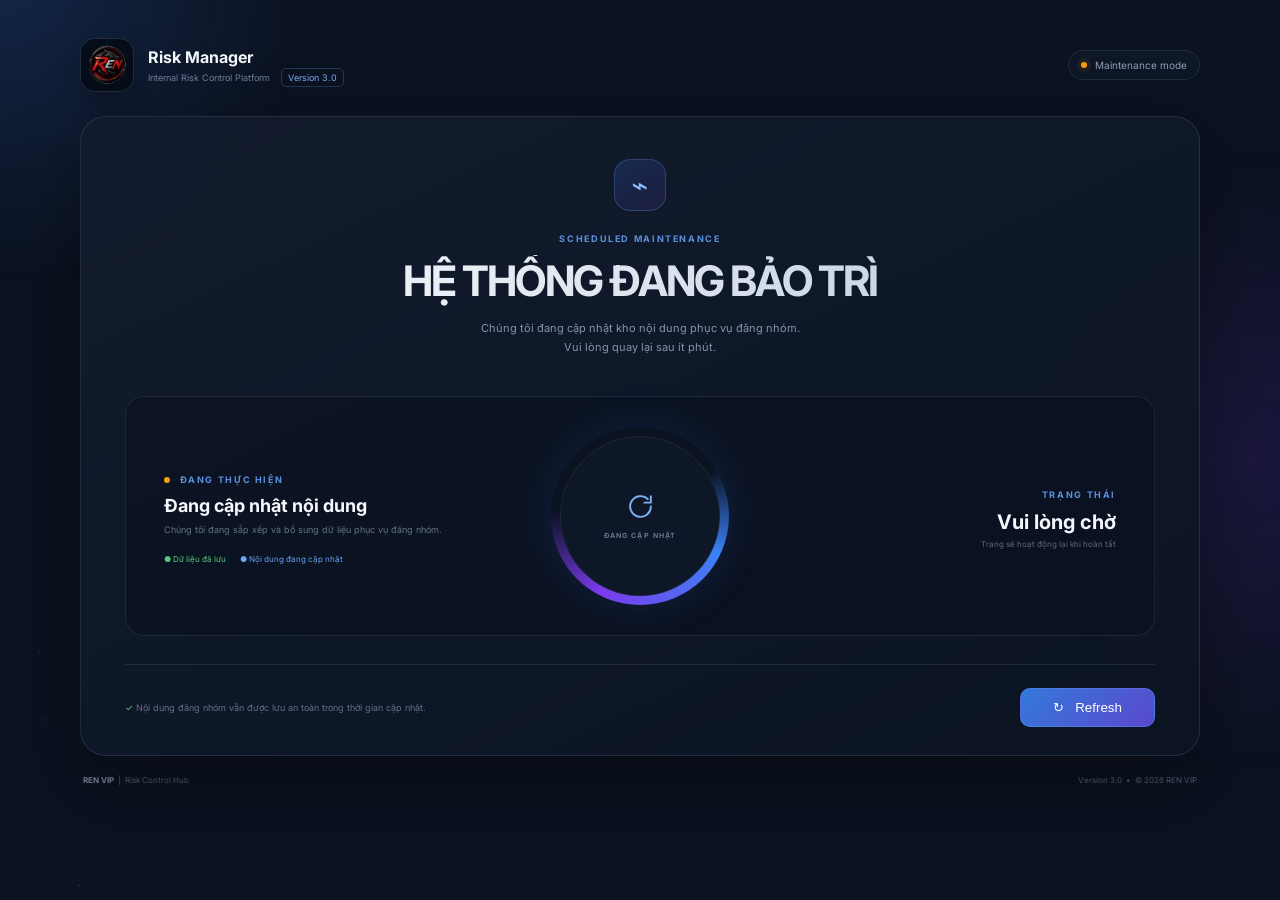
<file: index.html>
<!doctype html>
<html lang="vi">
<head>
  <meta charset="utf-8">
  <meta name="viewport" content="width=device-width, initial-scale=1">
  <meta name="theme-color" content="#0b1220">
  <title>Bảo trì | REN Risk Manager</title>
  <link rel="preconnect" href="https://fonts.googleapis.com">
  <link rel="preconnect" href="https://fonts.gstatic.com" crossorigin>
  <link href="https://fonts.googleapis.com/css2?family=Inter:wght@400;500;600;700&display=swap" rel="stylesheet">
  <link rel="stylesheet" href="style.css">
</head>
<body>
  <canvas id="particles" aria-hidden="true"></canvas>
  <div class="glow glow-left" aria-hidden="true"></div>
  <div class="glow glow-right" aria-hidden="true"></div>

  <div class="app-shell">
    <header class="app-header">
      <div class="brand">
        <div class="brand-logo"><img src="ren-logo.png" alt="REN VIP"></div>
        <div>
          <strong>Risk Manager</strong>
          <p>Internal Risk Control Platform <span>Version 3.0</span></p>
        </div>
      </div>
      <div class="mode"><i></i> Maintenance mode</div>
    </header>

    <main class="maintenance-card">
      <section class="hero">
        <div class="tool-icon">⌁</div>
        <span>SCHEDULED MAINTENANCE</span>
        <h1>HỆ THỐNG ĐANG BẢO TRÌ</h1>
        <p>Chúng tôi đang cập nhật kho nội dung phục vụ đăng nhóm.<br>Vui lòng quay lại sau ít phút.</p>
      </section>

      <section class="status-card">
        <div class="status-copy">
          <span class="label"><i></i> ĐANG THỰC HIỆN</span>
          <h2>Đang cập nhật nội dung</h2>
          <p>Chúng tôi đang sắp xếp và bổ sung dữ liệu phục vụ đăng nhóm.</p>
          <div class="checks"><span>● Dữ liệu đã lưu</span><span>● Nội dung đang cập nhật</span></div>
        </div>

        <div class="spinner" aria-label="Đang cập nhật">
          <div class="spinner-core">
            <svg viewBox="0 0 24 24"><path d="M20 12a8 8 0 1 1-2.34-5.66"/><path d="M20 4v5h-5"/></svg>
            <span>ĐANG CẬP NHẬT</span>
          </div>
        </div>

        <div class="waiting">
          <span>TRẠNG THÁI</span>
          <strong>Vui lòng chờ</strong>
          <small>Trang sẽ hoạt động lại khi hoàn tất</small>
        </div>
      </section>

      <footer class="card-footer">
        <p><span>✓</span> Nội dung đăng nhóm vẫn được lưu an toàn trong thời gian cập nhật.</p>
        <button type="button" id="refresh-button">↻&nbsp;&nbsp; Refresh</button>
      </footer>
    </main>

    <footer class="page-footer">
      <p><strong>REN VIP</strong> &nbsp;|&nbsp; Risk Control Hub</p>
      <p>Version 3.0 &nbsp;•&nbsp; © 2026 REN VIP</p>
    </footer>
  </div>
  <script src="script.js"></script>
</body>
</html>
</file>
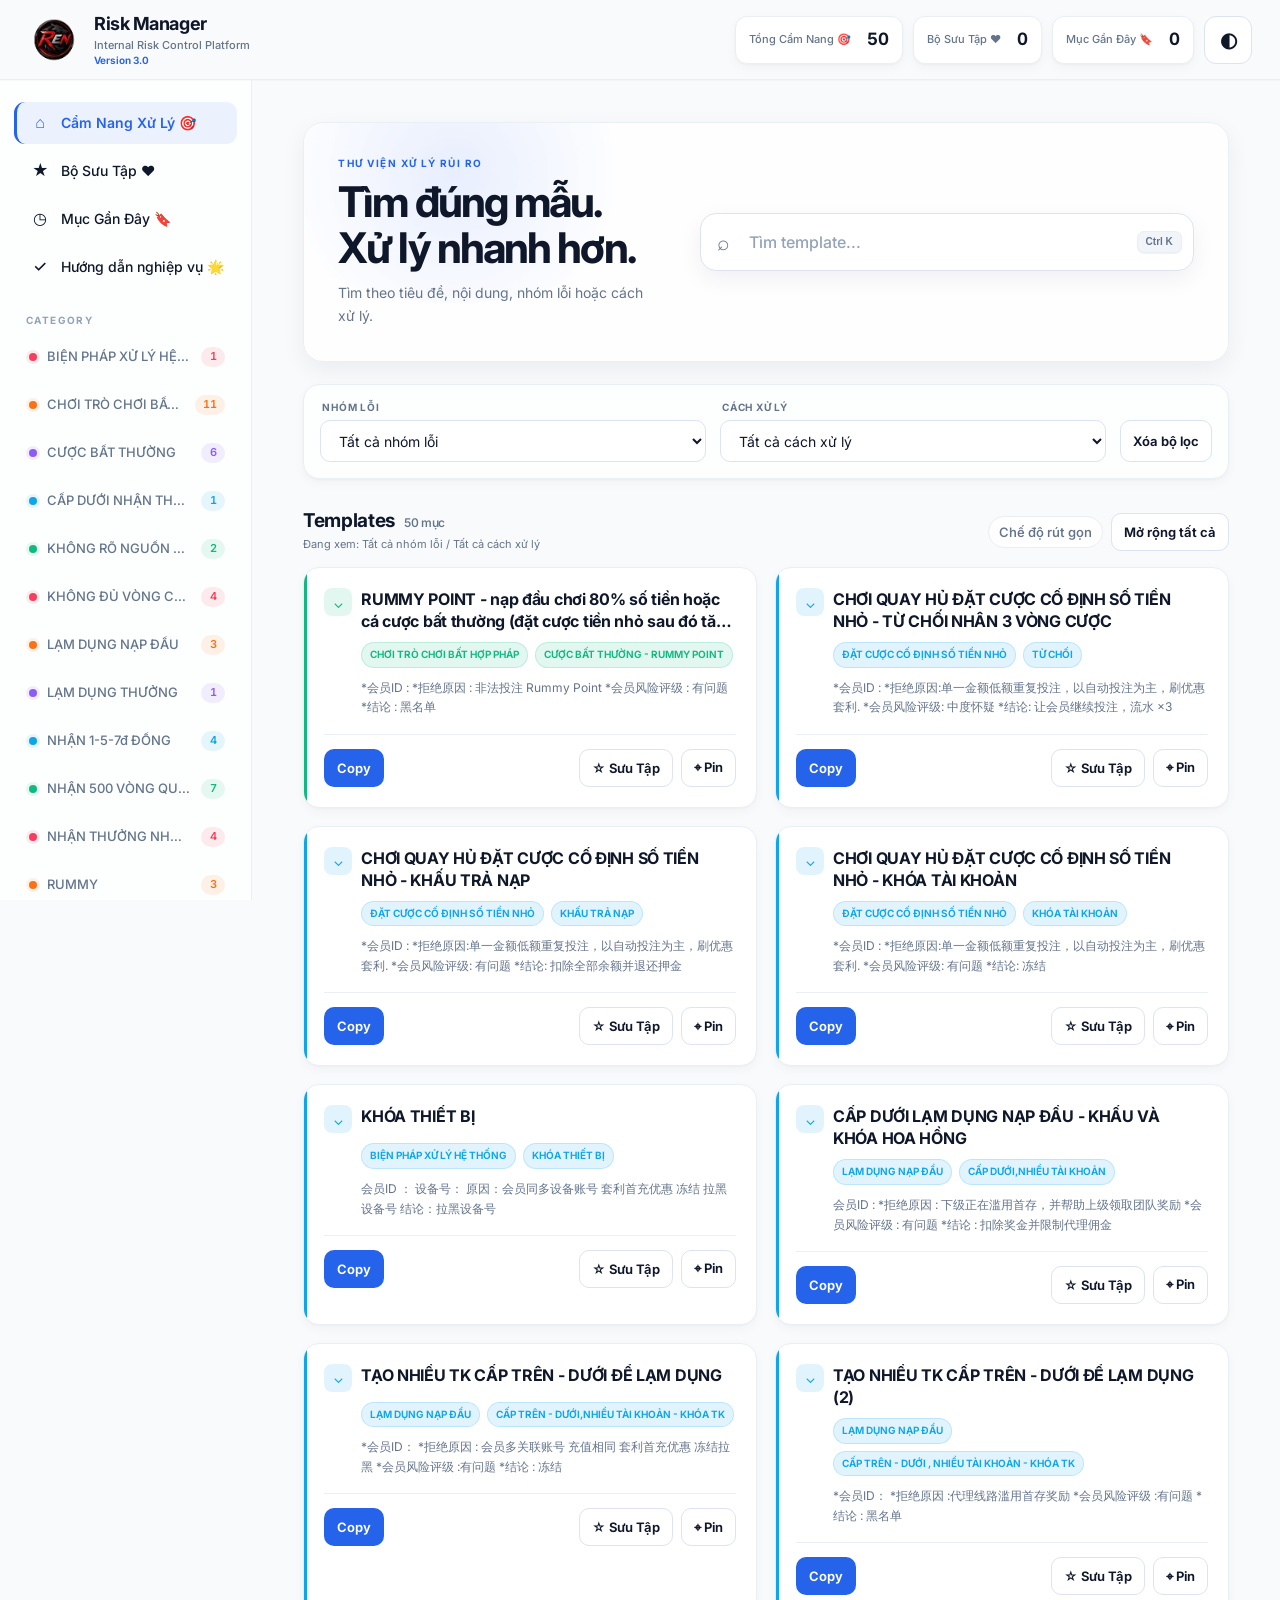
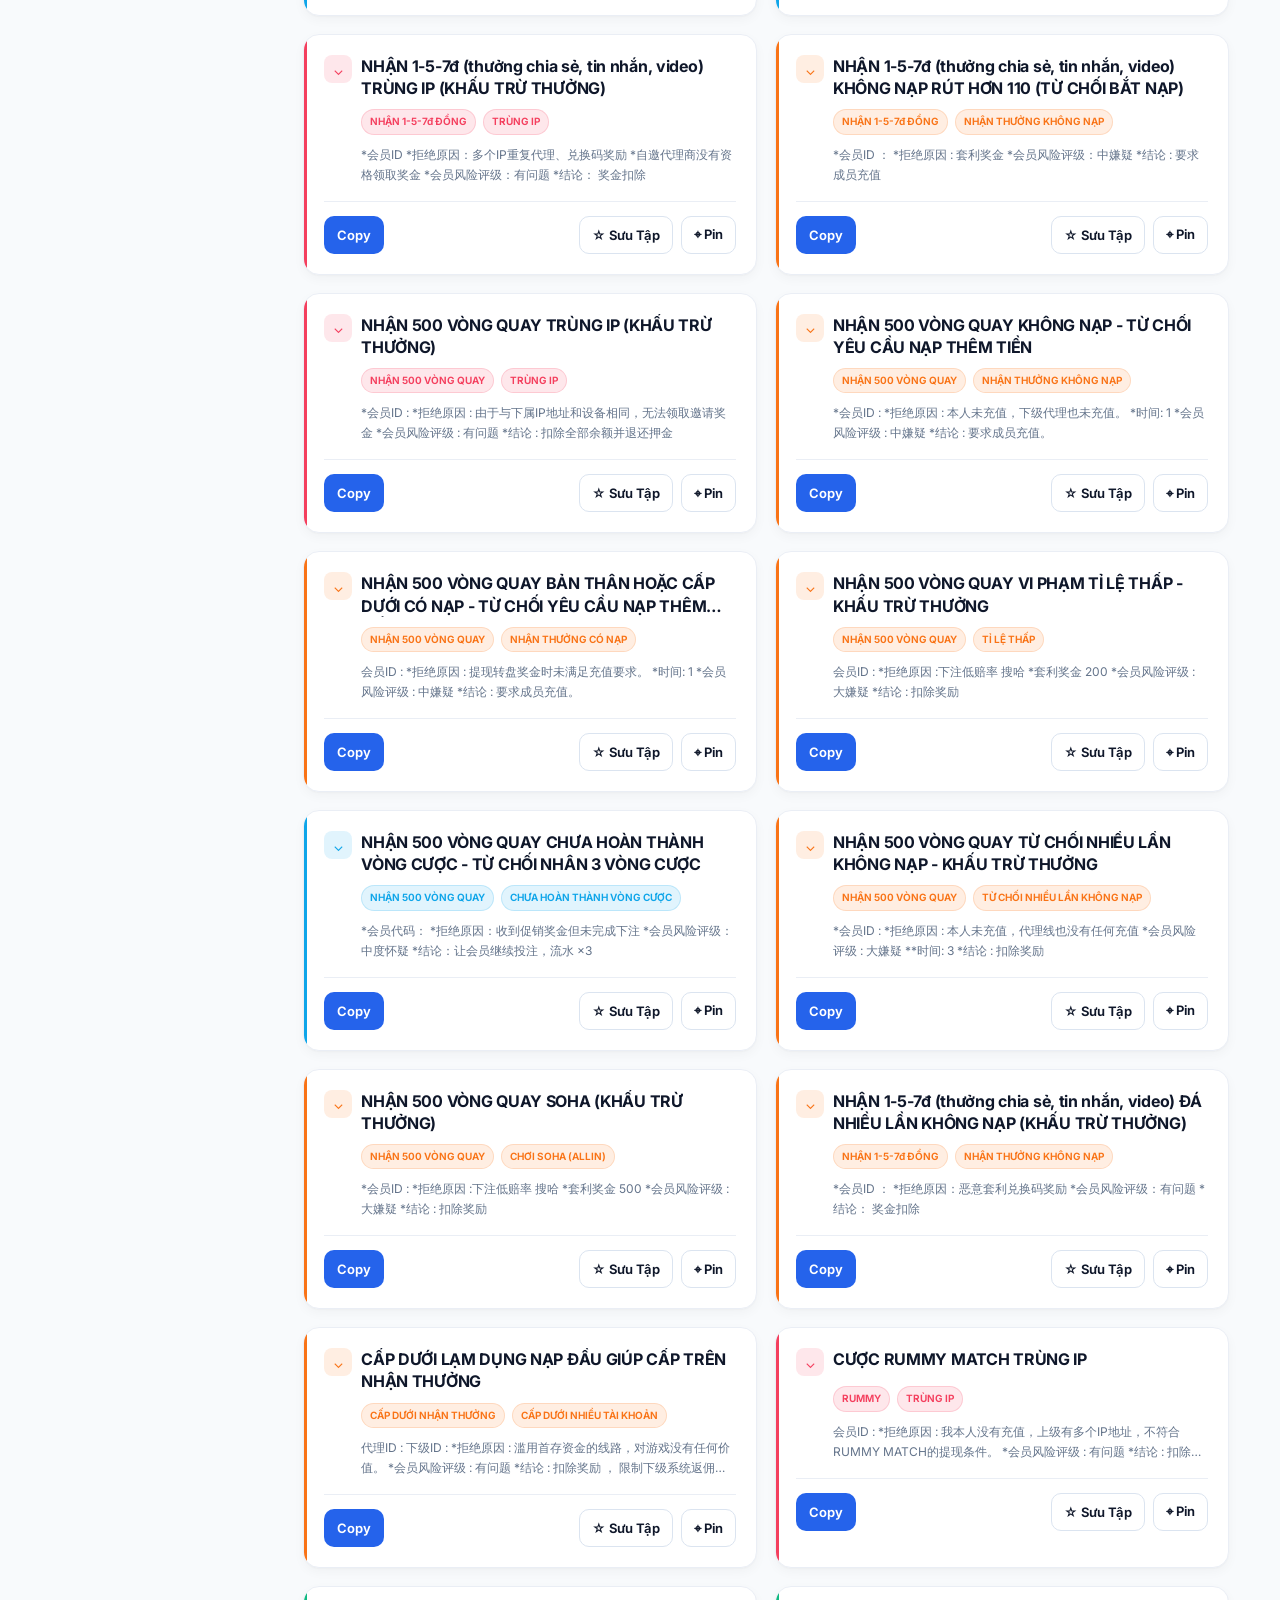
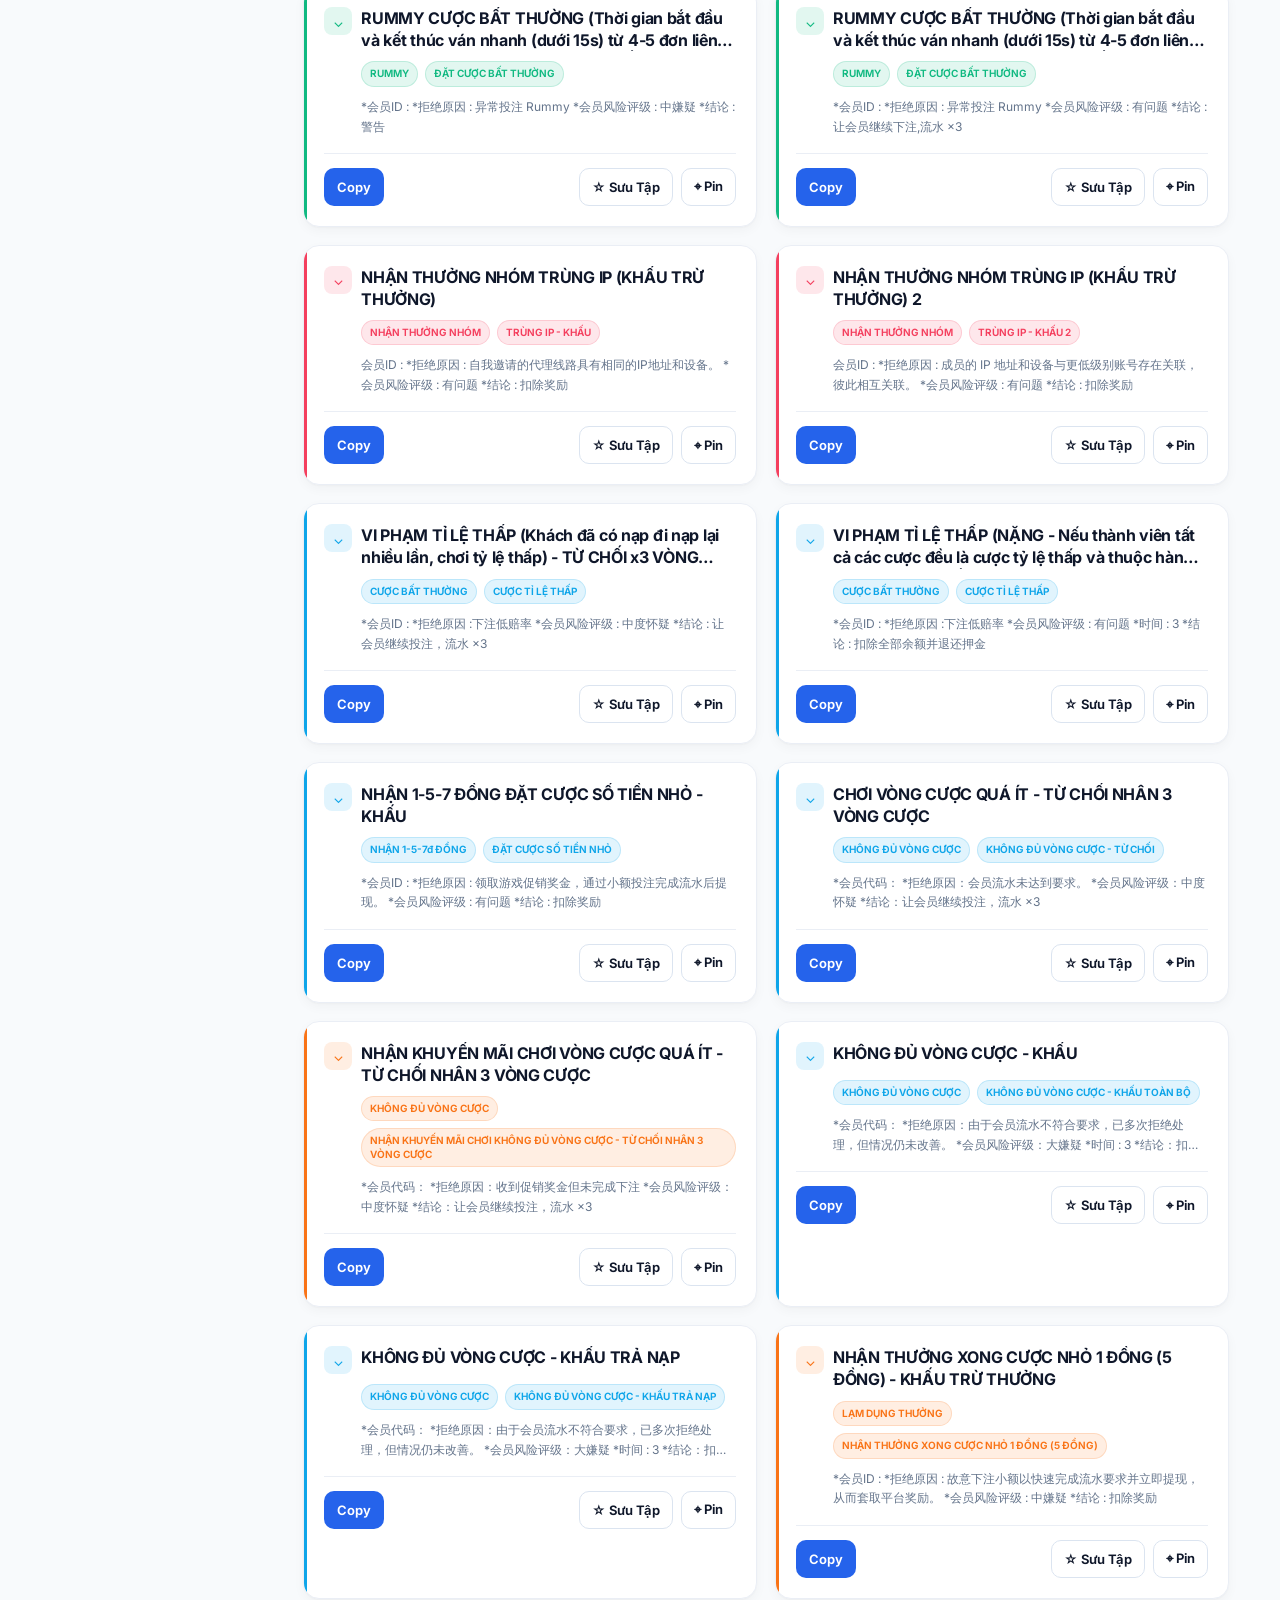
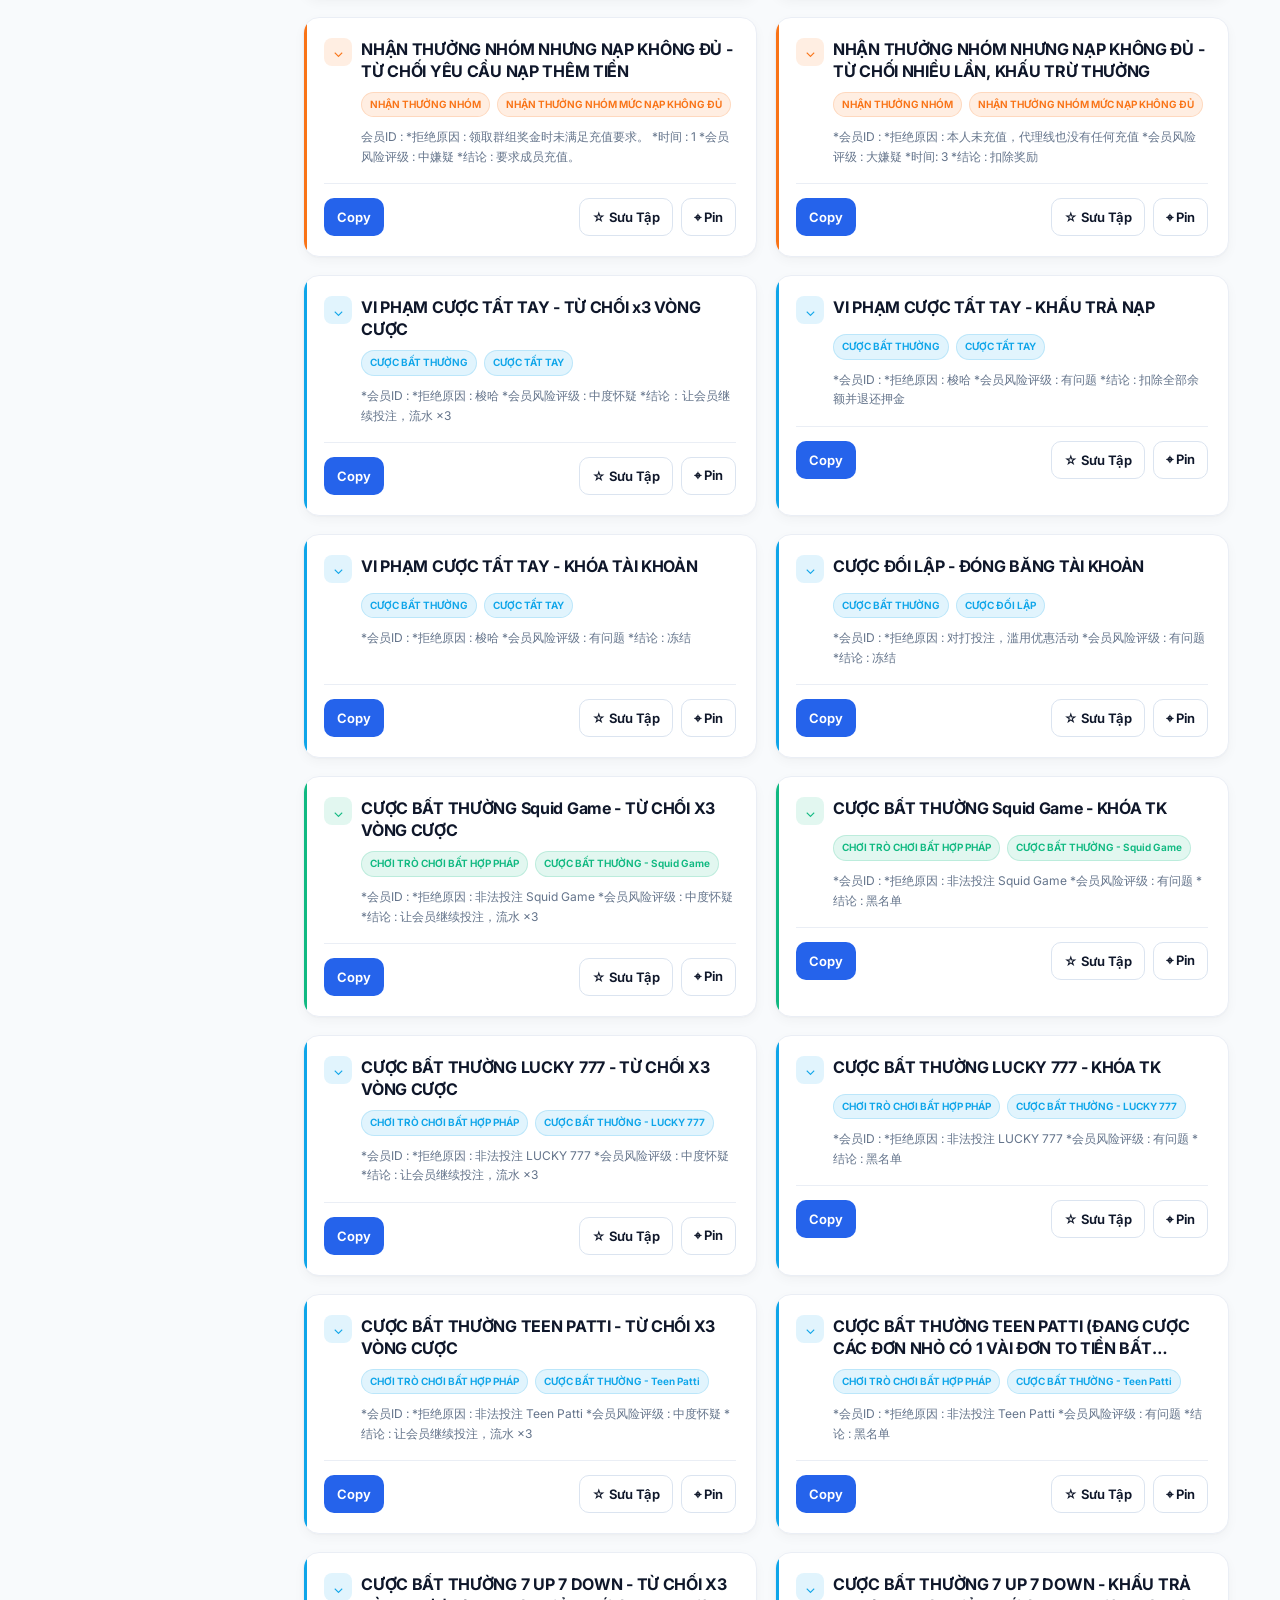
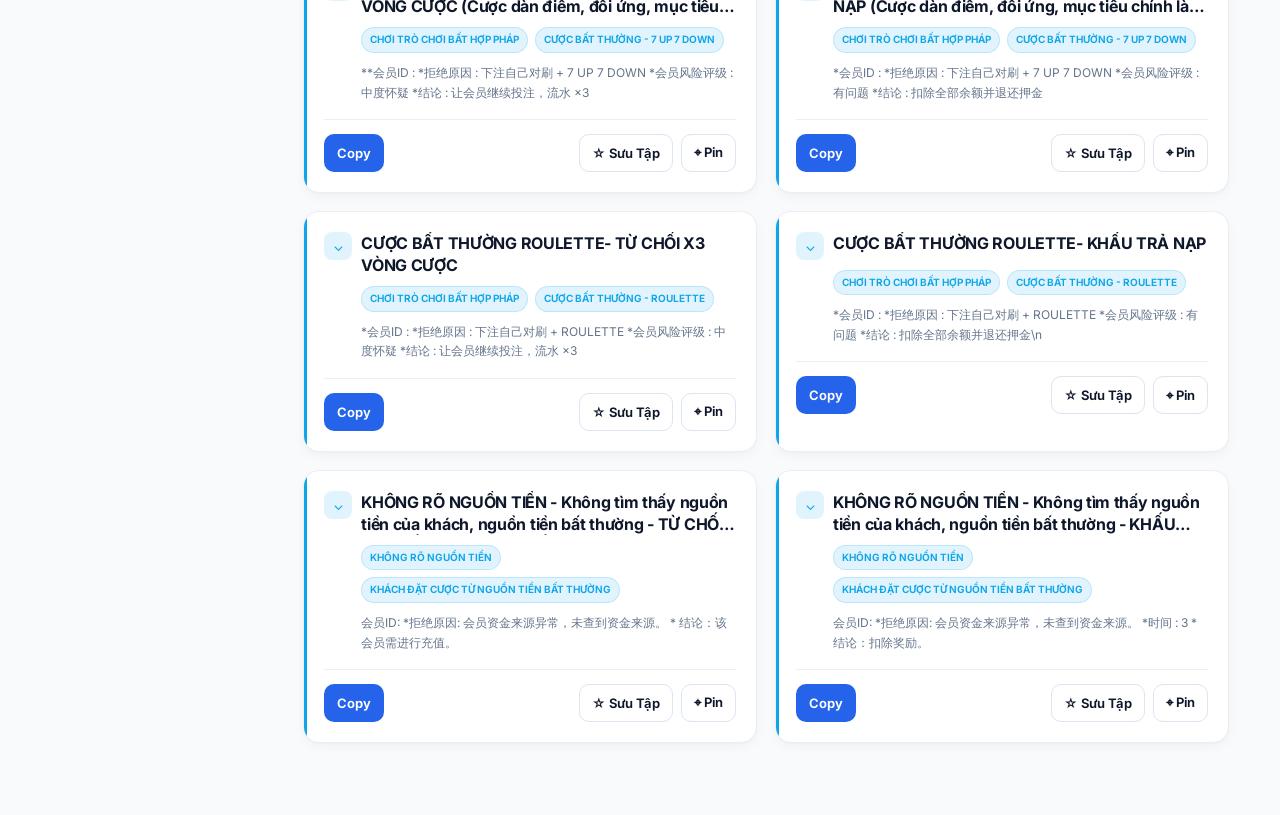
<file: dashboard.html>
<!doctype html>
<html lang="vi" data-theme="light">
<head>
  <meta charset="utf-8" />
  <meta name="viewport" content="width=device-width,initial-scale=1" />
  <title>Quản lý Rủi ro — Risk Manager</title>
  <link href="https://fonts.googleapis.com/css?family=Inter:400,500,600,700&display=swap" rel="stylesheet">
  <style>
    :root {
      --bg: #f4f6f8;
      --bg-soft: #ffffff;
      --panel: rgba(255, 255, 255, 0.92);
      --panel-2: rgba(255, 247, 237, 0.98);
      --text: #17202a;
      --muted: #667085;
      --border: #e5d7c6;
      --border-2: #d8c2a8;
      --accent: #b45309;
      --accent-2: #9a3412;
      --accent-soft: rgba(245, 158, 11, 0.09);
      --card-bg: #fff7ed;
      --block-bg: #ffedd5;
      --shadow: 0 10px 28px rgba(16, 24, 40, 0.08);
      --shadow-strong: 0 14px 36px rgba(16, 24, 40, 0.12);
      --maxw: 1220px;
    }

    [data-theme="dark"] {
      --bg: #111318;
      --bg-soft: #171b22;
      --panel: rgba(20, 24, 31, 0.92);
      --panel-2: rgba(27, 31, 39, 0.98);
      --text: #e8ecf2;
      --muted: #aab2bf;
      --border: #2a3340;
      --border-2: #384354;
      --accent: #f59e0b;
      --accent-2: #f97316;
      --accent-soft: rgba(245, 158, 11, 0.11);
      --card-bg: #1b2028;
      --block-bg: #202734;
      --shadow: 0 10px 28px rgba(0, 0, 0, 0.30);
      --shadow-strong: 0 14px 36px rgba(0, 0, 0, 0.40);
    }

    * { box-sizing: border-box; }
    html, body { min-height: 100%; }

    body {
      margin: 0;
      padding: 24px;
      display: flex;
      justify-content: center;
      font-family: Inter, Arial, Helvetica, sans-serif;
      color: var(--text);
      background:
        radial-gradient(circle at top left, var(--accent-soft), transparent 32%),
        linear-gradient(180deg, var(--bg), var(--bg));
      transition: background 0.25s ease, color 0.25s ease;
      overflow-x: hidden;
    }

    .wrap {
      position: relative;
      width: 100%;
      max-width: var(--maxw);
      background: var(--panel);
      border: 1px solid var(--border);
      border-radius: 22px;
      padding: 22px;
      box-shadow: var(--shadow);
      backdrop-filter: blur(8px);
      transition: background 0.25s ease, border-color 0.25s ease, box-shadow 0.25s ease;
      animation: fadeUp 0.35s ease both;
    }

    .wrap::before {
      content: '';
      position: absolute;
      inset: 0;
      border-radius: 22px;
      padding: 1px;
      background: linear-gradient(135deg, transparent, rgba(245, 158, 11, 0.14), transparent 70%);
      -webkit-mask: linear-gradient(#fff 0 0) content-box, linear-gradient(#fff 0 0);
      -webkit-mask-composite: xor;
      mask-composite: exclude;
      pointer-events: none;
      opacity: 0.9;
    }

    .topbar {
      display: flex;
      justify-content: space-between;
      gap: 16px;
      align-items: flex-start;
      flex-wrap: wrap;
      margin-bottom: 14px;
    }

    h1 {
      margin: 0 0 8px;
      font-size: clamp(26px, 3vw, 34px);
      letter-spacing: -0.2px;
      color: var(--accent);
      transition: color 0.25s ease;
    }

    .lead {
      margin: 0;
      color: var(--muted);
      line-height: 1.55;
      max-width: 860px;
    }

    .controls-top {
      display: flex;
      gap: 10px;
      flex-wrap: wrap;
      justify-content: flex-end;
      align-items: center;
    }

    .theme-toggle,
    .tab-btn,
    .global-btn {
      border: 1px solid var(--border-2);
      background: var(--panel-2);
      color: var(--text);
      padding: 10px 14px;
      border-radius: 12px;
      cursor: pointer;
      transition: transform 0.18s ease, box-shadow 0.18s ease, border-color 0.18s ease, background 0.18s ease;
    }

    .theme-toggle:hover,
    .tab-btn:hover,
    .global-btn:hover {
      transform: translateY(-1px);
      border-color: var(--accent);
      box-shadow: var(--shadow-strong);
    }

    .tabs {
      display: flex;
      gap: 8px;
      flex-wrap: wrap;
      margin: 18px 0 14px;
    }

    .tab-btn.active {
      background: var(--accent);
      color: #fff;
      border-color: var(--accent);
    }

    .filters {
      display: flex;
      gap: 12px;
      flex-wrap: wrap;
      margin-top: 10px;
      align-items: end;
    }

    .field {
      flex: 1;
      min-width: 220px;
    }

    .field label {
      display: block;
      margin-bottom: 8px;
      font-size: 13px;
      color: var(--muted);
    }

    select, input {
      width: 100%;
      height: 44px;
      padding: 0 14px;
      border-radius: 12px;
      border: 1px solid var(--border);
      background: var(--bg-soft);
      color: var(--text);
      outline: none;
      transition: border-color 0.18s ease, box-shadow 0.18s ease, transform 0.18s ease, background 0.25s ease, color 0.25s ease;
    }

    select:focus, input:focus {
      border-color: var(--accent);
      box-shadow: 0 0 0 3px var(--accent-soft);
      transform: translateY(-1px);
    }

    .stats {
      display: flex;
      gap: 10px;
      flex-wrap: wrap;
      margin-top: 14px;
      align-items: center;
    }

    .badge {
      display: inline-flex;
      align-items: center;
      gap: 8px;
      padding: 8px 12px;
      border-radius: 999px;
      background: var(--accent-soft);
      border: 1px solid rgba(245, 158, 11, 0.16);
      color: var(--text);
      font-size: 13px;
    }

    .panel {
      margin-top: 16px;
      background: var(--panel);
      border: 1px solid var(--border);
      border-radius: 18px;
      padding: 16px;
      box-shadow: var(--shadow);
      transition: background 0.25s ease, border-color 0.25s ease, box-shadow 0.25s ease;
      min-width: 0;
    }

    .results-head,
    .sticky-head {
      display: flex;
      justify-content: space-between;
      align-items: center;
      gap: 12px;
      flex-wrap: wrap;
      margin-bottom: 14px;
    }

    .results-title,
    .sticky-title {
      font-size: 14px;
      color: var(--muted);
    }

    .layout {
      display: grid;
      grid-template-columns: minmax(0, 1fr) var(--sidebar-w, 320px);
      gap: 16px;
      align-items: start;
      margin-top: 16px;
    }

    .grid {
      display: grid;
      grid-template-columns: 1fr;
      gap: 16px;
    }

    .card {
      position: relative;
      overflow: hidden;
      padding: 16px;
      border-radius: 18px;
      background: var(--card-bg);
      border: 1px solid #f0d7bc;
      box-shadow: 0 1px 3px rgba(16, 24, 40, 0.05);
      opacity: 0;
      transform: translateY(10px);
      animation: cardIn 0.38s ease forwards;
      transition: transform 0.22s ease, box-shadow 0.22s ease, border-color 0.22s ease, background 0.25s ease;
    }

    [data-theme="dark"] .card { border-color: #303844; }

    .card:hover {
      transform: translateY(-2px);
      box-shadow: var(--shadow-strong);
      border-color: var(--border-2);
    }

    .card-top {
      display: flex;
      justify-content: space-between;
      align-items: start;
      gap: 12px;
      margin-bottom: 10px;
      cursor: pointer;
      user-select: none;
    }

    .card-top .title-wrap {
      display: flex;
      align-items: center;
      gap: 10px;
      min-width: 0;
      flex: 1;
    }

    .chev {
      width: 26px;
      height: 26px;
      border-radius: 999px;
      display: inline-flex;
      align-items: center;
      justify-content: center;
      background: var(--accent-soft);
      color: var(--accent);
      flex: 0 0 auto;
      transition: transform 0.2s ease;
    }

    .card[data-open="1"] .chev { transform: rotate(180deg); }

    .title {
      margin: 0;
      font-size: 18px;
      line-height: 1.35;
      color: var(--text);
      word-break: break-word;
    }

    .title:hover { color: var(--accent); }

    .mini-tags {
      display: flex;
      gap: 6px;
      flex-wrap: wrap;
      justify-content: flex-end;
    }

    .tag {
      font-size: 11px;
      line-height: 1;
      padding: 6px 8px;
      border-radius: 999px;
      background: var(--accent-soft);
      border: 1px solid rgba(245, 158, 11, 0.16);
      color: var(--accent-2);
    }

    .content-group {
      display: grid;
      gap: 10px;
      margin-top: 12px;
    }

    .copy-block {
      border: 1px solid #f0d7bc;
      border-radius: 14px;
      background: var(--block-bg);
      padding: 12px;
      cursor: pointer;
      transition: transform 0.18s ease, box-shadow 0.18s ease, border-color 0.18s ease, background 0.18s ease;
    }

    [data-theme="dark"] .copy-block { border-color: #333c49; }

    .copy-block:hover {
      border-color: var(--accent);
      box-shadow: 0 10px 22px rgba(16, 24, 40, 0.06);
      transform: translateY(-1px);
      background: rgba(255, 237, 213, 0.96);
    }

    [data-theme="dark"] .copy-block:hover { background: #252d3b; }

    .copy-block-head {
      display: flex;
      justify-content: space-between;
      gap: 12px;
      align-items: center;
      flex-wrap: wrap;
      margin-bottom: 8px;
    }

    .copy-label {
      font-size: 12px;
      color: var(--muted);
      letter-spacing: 0.2px;
      text-transform: uppercase;
    }

    .content {
      margin: 0;
      white-space: pre-line;
      word-break: break-word;
      color: var(--text);
      line-height: 1.55;
      font-size: 14px;
      min-height: 24px;
    }

    .card-actions,
    .sticky-actions {
      display: flex;
      justify-content: flex-end;
      gap: 8px;
      margin-top: 14px;
      flex-wrap: wrap;
    }

    button {
      border: none;
      cursor: pointer;
      padding: 10px 14px;
      border-radius: 12px;
      background: var(--accent);
      color: #fff;
      box-shadow: 0 6px 16px rgba(180, 35, 24, 0.14);
      transition: transform 0.18s ease, box-shadow 0.18s ease, opacity 0.18s ease, background 0.18s ease;
    }

    button:hover {
      transform: translateY(-1px);
      box-shadow: 0 10px 22px rgba(180, 35, 24, 0.18);
    }

    button:active {
      transform: translateY(1px);
      opacity: 0.96;
    }

    .ghost {
      background: var(--panel-2);
      color: var(--text);
      border: 1px solid var(--border);
      box-shadow: none;
    }

    .ghost:hover {
      border-color: var(--accent);
      background: var(--accent-soft);
    }

    .small {
      padding: 8px 12px;
      font-size: 13px;
    }

    .empty {
      padding: 20px;
      text-align: center;
      border-radius: 16px;
      border: 1px dashed var(--border-2);
      color: var(--muted);
      background: rgba(127, 127, 127, 0.04);
    }

    .footer {
      margin-top: 14px;
      color: var(--muted);
      font-size: 13px;
      line-height: 1.5;
    }

    .toast {
      position: fixed;
      left: 50%;
      bottom: 20px;
      transform: translateX(-50%) translateY(16px);
      opacity: 0;
      background: rgba(16, 24, 40, 0.92);
      color: #fff;
      padding: 11px 16px;
      border-radius: 12px;
      box-shadow: 0 10px 24px rgba(16, 24, 40, 0.2);
      z-index: 9999;
      transition: opacity 0.22s ease, transform 0.22s ease;
      pointer-events: none;
    }

    .toast.show {
      opacity: 1;
      transform: translateX(-50%) translateY(0);
    }

    .sticky-list {
      display: grid;
      gap: 12px;
    }

    .sticky-item {
      border: 1px solid #f0d7bc;
      background: var(--card-bg);
      border-radius: 18px;
      padding: 14px;
      cursor: pointer;
      transition: transform 0.18s ease, box-shadow 0.18s ease, border-color 0.18s ease, background 0.18s ease;
      box-shadow: 0 1px 3px rgba(16, 24, 40, 0.05);
    }

    [data-theme="dark"] .sticky-item { border-color: #303844; }

    .sticky-item:hover {
      transform: translateY(-1px);
      border-color: var(--accent);
      box-shadow: var(--shadow-strong);
    }

    .sticky-item-title {
      margin: 0 0 6px;
      font-size: 15px;
      color: var(--text);
      line-height: 1.35;
    }

    .sticky-item-head {
      display: flex;
      justify-content: space-between;
      align-items: center;
      gap: 12px;
      cursor: pointer;
      user-select: none;
      margin-bottom: 10px;
    }

    .sticky-chevron {
      width: 24px;
      height: 24px;
      border-radius: 999px;
      display: inline-flex;
      align-items: center;
      justify-content: center;
      background: var(--accent-soft);
      color: var(--accent);
      flex: 0 0 auto;
      transition: transform 0.2s ease;
    }

    .sticky-item[data-open="1"] .sticky-chevron { transform: rotate(180deg); }

    .sticky-item-body {
      display: grid;
      gap: 10px;
    }

    .sticky-item-content {
      margin: 0;
      white-space: pre-line;
      word-break: break-word;
      color: var(--text);
      font-size: 13px;
      line-height: 1.5;
    }

    @keyframes fadeUp { from { opacity: 0; transform: translateY(10px); } to { opacity: 1; transform: translateY(0); } }
    @keyframes cardIn { from { opacity: 0; transform: translateY(10px) scale(0.988); } to { opacity: 1; transform: translateY(0) scale(1); } }

    @media (max-width: 1080px) {
      .layout { grid-template-columns: 1fr; }
      :root { --sidebar-w: auto; }
    }

    @media (max-width: 760px) {
      body { padding: 14px; }
      .wrap { padding: 16px; border-radius: 18px; }
      .field { min-width: 100%; }
      .card-top { flex-direction: column; }
      .mini-tags { justify-content: flex-start; }
      .results-head, .sticky-head { align-items: flex-start; }
    }

    @media (prefers-reduced-motion: reduce) {
      *, *::before, *::after {
        animation-duration: 0.01ms !important;
        animation-iteration-count: 1 !important;
        transition-duration: 0.01ms !important;
        scroll-behavior: auto !important;
      }
    }

    /* Professional Dashboard v3 — presentation layer only */
    :root {
      --bg: #f5f7fa;
      --bg-soft: #ffffff;
      --panel: rgba(255, 255, 255, 0.86);
      --panel-2: #f8fafc;
      --text: #111827;
      --muted: #667085;
      --border: #e5eaf1;
      --border-2: #d6dde8;
      --accent: #2563eb;
      --accent-2: #1d4ed8;
      --accent-soft: rgba(37, 99, 235, .09);
      --card-bg: #fff;
      --block-bg: #f8fafc;
      --shadow: 0 8px 24px rgba(15, 23, 42, .08);
      --shadow-strong: 0 18px 42px rgba(15, 23, 42, .12);
      --sidebar-width: 248px;
    }

    [data-theme="dark"] {
      --bg: #0c111b;
      --bg-soft: #151c28;
      --panel: rgba(20, 27, 39, .88);
      --panel-2: #182130;
      --text: #eef2f7;
      --muted: #9aa7b8;
      --border: #263245;
      --border-2: #35445a;
      --accent: #60a5fa;
      --accent-2: #93c5fd;
      --accent-soft: rgba(96, 165, 250, .12);
      --card-bg: #151d2a;
      --block-bg: #111925;
      --shadow: 0 8px 24px rgba(0, 0, 0, .28);
      --shadow-strong: 0 18px 42px rgba(0, 0, 0, .38);
    }

    html { scroll-behavior: smooth; }
    body {
      display: block;
      padding: 0;
      background:
        radial-gradient(circle at 82% -10%, rgba(37, 99, 235, .12), transparent 31%),
        var(--bg);
      font-size: 14px;
    }

    button, input, select { font: inherit; }
    button:focus-visible, input:focus-visible, select:focus-visible {
      outline: 3px solid rgba(37, 99, 235, .22);
      outline-offset: 2px;
    }

    .app-shell { min-height: 100vh; }
    .app-header {
      position: sticky;
      top: 0;
      z-index: 100;
      min-height: 76px;
      display: flex;
      align-items: center;
      justify-content: space-between;
      gap: 24px;
      padding: 12px 28px;
      background: var(--panel);
      border-bottom: 1px solid var(--border);
      backdrop-filter: blur(18px);
      -webkit-backdrop-filter: blur(18px);
    }

    .brand { display: flex; align-items: center; gap: 12px; min-width: 230px; }
    .brand-mark {
      width: 44px;
      height: 44px;
      display: grid;
      place-items: center;
      border-radius: 14px;
      color: #fff;
      background: linear-gradient(145deg, #3b82f6, #1d4ed8);
      box-shadow: 0 10px 22px rgba(37, 99, 235, .24);
      font-size: 21px;
    }
    .brand-title { font-size: 17px; font-weight: 750; letter-spacing: -.25px; }
    .brand-version { margin-top: 2px; color: var(--muted); font-size: 11px; }
    .brand-version span { margin-left: 5px; color: var(--accent); font-weight: 700; }

    .header-stats { display: flex; align-items: center; justify-content: flex-end; gap: 10px; }
    .stat-card {
      min-width: 106px;
      display: flex;
      align-items: center;
      justify-content: space-between;
      gap: 14px;
      padding: 9px 12px;
      border: 1px solid var(--border);
      border-radius: 12px;
      background: var(--bg-soft);
    }
    .stat-card span { color: var(--muted); font-size: 11px; }
    .stat-card strong { color: var(--text); font-size: 16px; }
    .icon-button { width: 42px; height: 42px; padding: 0; font-size: 20px; }

    .workspace { display: grid; grid-template-columns: var(--sidebar-width) minmax(0, 1fr); }
    .sidebar {
      position: sticky;
      top: 76px;
      height: calc(100vh - 76px);
      overflow-y: auto;
      padding: 20px 14px;
      background: var(--panel);
      border-right: 1px solid var(--border);
      backdrop-filter: blur(16px);
    }
    .side-nav { display: grid; gap: 5px; }
    .sidebar .tab-btn,
    .category-button {
      width: 100%;
      display: flex;
      align-items: center;
      gap: 11px;
      padding: 10px 12px;
      border: 0;
      border-radius: 11px;
      background: transparent;
      color: var(--muted);
      box-shadow: none;
      text-align: left;
      font-weight: 600;
    }
    .sidebar .tab-btn span,
    .category-dot { width: 22px; text-align: center; font-size: 16px; }
    .sidebar .tab-btn:hover,
    .sidebar .tab-btn.active,
    .category-button:hover,
    .category-button.active {
      color: var(--accent);
      background: var(--accent-soft);
      transform: none;
      box-shadow: none;
    }
    .sidebar-label {
      margin: 24px 12px 8px;
      color: var(--muted);
      font-size: 10px;
      font-weight: 800;
      letter-spacing: .13em;
      text-transform: uppercase;
    }
    .category-list { display: grid; gap: 3px; }
    .category-button { justify-content: flex-start; font-size: 13px; font-weight: 550; }
    .category-button .category-count {
      margin-left: auto;
      padding: 2px 7px;
      border-radius: 99px;
      color: var(--muted);
      background: var(--panel-2);
      font-size: 10px;
    }
    .category-dot { width: 9px; height: 9px; border-radius: 99px; background: #64748b; }
    .category-button:nth-child(5n+1) .category-dot { background: #ef4444; }
    .category-button:nth-child(5n+2) .category-dot { background: #f97316; }
    .category-button:nth-child(5n+3) .category-dot { background: #8b5cf6; }
    .category-button:nth-child(5n+4) .category-dot { background: #0ea5e9; }
    .category-button:nth-child(5n+5) .category-dot { background: #10b981; }
    .sidebar-tip {
      display: flex;
      align-items: center;
      gap: 10px;
      margin: 24px 5px 0;
      padding: 11px;
      border: 1px solid var(--border);
      border-radius: 12px;
      color: var(--muted);
      background: var(--panel-2);
    }
    .sidebar-tip > span { font-size: 19px; }
    .sidebar-tip strong, .sidebar-tip small { display: block; }
    .sidebar-tip strong { color: var(--text); font-size: 11px; }
    .sidebar-tip small { margin-top: 2px; font-size: 10px; }

    .main-content { width: 100%; max-width: 1500px; min-width: 0; padding: 32px clamp(22px, 4vw, 58px) 60px; }
    .hero {
      display: grid;
      grid-template-columns: minmax(280px, .75fr) minmax(360px, 1.25fr);
      align-items: end;
      gap: 36px;
      margin-bottom: 22px;
    }
    .eyebrow { margin-bottom: 8px; color: var(--accent); font-size: 10px; font-weight: 800; letter-spacing: .15em; }
    h1 { margin: 0; color: var(--text); font-size: clamp(27px, 3vw, 40px); letter-spacing: -.04em; }
    .lead { margin-top: 9px; font-size: 13px; }
    .search-wrap { position: relative; }
    .search-wrap input {
      height: 58px;
      padding: 0 88px 0 48px;
      border-radius: 17px;
      border-color: var(--border);
      background: var(--bg-soft);
      box-shadow: 0 8px 28px rgba(15, 23, 42, .07);
      font-size: 16px;
    }
    .search-wrap input:focus { transform: none; box-shadow: 0 0 0 4px var(--accent-soft), var(--shadow); }
    .search-icon { position: absolute; left: 17px; top: 50%; z-index: 2; transform: translateY(-50%); color: var(--muted); font-size: 23px; }
    kbd {
      position: absolute;
      right: 12px;
      top: 50%;
      transform: translateY(-50%);
      padding: 5px 8px;
      border: 1px solid var(--border);
      border-bottom-width: 2px;
      border-radius: 7px;
      color: var(--muted);
      background: var(--panel-2);
      font: 600 10px/1 Inter, sans-serif;
    }

    .filter-bar {
      display: grid;
      grid-template-columns: minmax(180px, 1fr) minmax(180px, 1fr) auto;
      gap: 12px;
      align-items: end;
      margin-bottom: 28px;
      padding: 14px;
      border: 1px solid var(--border);
      border-radius: 16px;
      background: var(--panel);
      box-shadow: 0 4px 18px rgba(15, 23, 42, .04);
    }
    .filter-bar .field { min-width: 0; }
    .field label { margin: 0 0 6px 2px; font-size: 10px; font-weight: 700; text-transform: uppercase; letter-spacing: .06em; }
    select, input { height: 42px; border-radius: 11px; }
    .filter-bar > button { height: 42px; }

    .results-head { margin: 0 0 14px; }
    .section-title { color: var(--text); font-size: 18px; font-weight: 750; }
    .section-title span { margin-left: 6px; color: var(--muted); font-size: 12px; font-weight: 550; }
    .results-title { margin-top: 4px; font-size: 11px; }
    .view-actions { display: flex; align-items: center; gap: 8px; flex-wrap: wrap; }
    .badge { padding: 7px 10px; border-color: var(--border); color: var(--muted); background: var(--panel-2); }
    .grid { grid-template-columns: repeat(2, minmax(0, 1fr)); gap: 16px; }

    .card, .sticky-item {
      overflow: hidden;
      padding: 18px;
      border: 1px solid var(--border);
      border-radius: 18px;
      background: var(--card-bg);
      box-shadow: 0 5px 18px rgba(15, 23, 42, .055);
    }
    .card::before, .sticky-item::before {
      content: "";
      position: absolute;
      inset: 0 auto 0 0;
      width: 4px;
      background: var(--tone, #64748b);
    }
    .sticky-item { position: relative; }
    .card[data-tone="red"], .sticky-item[data-tone="red"] { --tone: #ef4444; --tone-soft: rgba(239, 68, 68, .09); }
    .card[data-tone="orange"], .sticky-item[data-tone="orange"] { --tone: #f97316; --tone-soft: rgba(249, 115, 22, .09); }
    .card[data-tone="purple"], .sticky-item[data-tone="purple"] { --tone: #8b5cf6; --tone-soft: rgba(139, 92, 246, .09); }
    .card[data-tone="gray"], .sticky-item[data-tone="gray"] { --tone: #64748b; --tone-soft: rgba(100, 116, 139, .09); }
    .card[data-tone="green"], .sticky-item[data-tone="green"] { --tone: #10b981; --tone-soft: rgba(16, 185, 129, .09); }
    .card[data-tone="blue"], .sticky-item[data-tone="blue"] { --tone: #0ea5e9; --tone-soft: rgba(14, 165, 233, .09); }
    [data-theme="dark"] .card, [data-theme="dark"] .sticky-item { border-color: var(--border); }
    .card:hover, .sticky-item:hover { transform: translateY(-3px); border-color: var(--border-2); box-shadow: var(--shadow); }
    .card-top { margin-bottom: 9px; }
    .chev, .sticky-chevron { background: var(--tone-soft, var(--accent-soft)); color: var(--tone, var(--accent)); }
    .title { font-size: 16px; letter-spacing: -.015em; }
    .tag {
      border: 0;
      color: var(--tone, var(--accent-2));
      background: var(--tone-soft, var(--accent-soft));
      font-weight: 650;
    }
    .card-preview {
      display: -webkit-box;
      overflow: hidden;
      min-height: 40px;
      margin: 9px 0 0 36px;
      color: var(--muted);
      font-size: 12px;
      line-height: 1.6;
      -webkit-line-clamp: 2;
      -webkit-box-orient: vertical;
    }
    .card[data-open="1"] .card-preview { display: none; }
    .content-group { margin-top: 16px; }
    .copy-block { border-color: var(--border); background: var(--block-bg); cursor: default; }
    .copy-block:hover { border-color: var(--border-2); background: var(--block-bg); transform: none; box-shadow: none; }
    [data-theme="dark"] .copy-block, [data-theme="dark"] .copy-block:hover { border-color: var(--border); background: var(--block-bg); }
    .copy-label { color: var(--tone, var(--accent)); font-weight: 750; }
    .card-actions, .sticky-actions { align-items: center; padding-top: 12px; border-top: 1px solid var(--border); }
    button { border-radius: 10px; background: var(--accent); box-shadow: 0 5px 14px rgba(37, 99, 235, .18); font-weight: 650; }
    button:hover { box-shadow: 0 8px 18px rgba(37, 99, 235, .22); }
    .primary-copy { margin-right: auto; }
    .ghost { border-color: var(--border); background: var(--bg-soft); }
    .ghost:hover { border-color: var(--accent); background: var(--accent-soft); }
    .danger { color: #dc2626; }
    .danger:hover { border-color: #ef4444; background: rgba(239, 68, 68, .08); }
    .toast { left: auto; right: 24px; bottom: 24px; transform: translateY(16px); border-radius: 12px; background: #111827; }
    .toast::before { content: "✓"; margin-right: 8px; color: #34d399; font-weight: 900; }
    .toast.show { transform: translateY(0); }
    .sticky-list { grid-template-columns: repeat(2, minmax(0, 1fr)); gap: 16px; }
    .sticky-item-title { font-size: 15px; }
    .page-heading {
      display: flex;
      justify-content: space-between;
      align-items: end;
      min-height: 112px;
      margin-bottom: 26px;
      padding: 26px;
      border: 1px solid var(--border);
      border-radius: 20px;
      background: linear-gradient(135deg, var(--panel), var(--accent-soft));
      box-shadow: var(--shadow);
    }
    .page-heading h2 { margin: 0; font-size: 30px; letter-spacing: -.035em; }
    .page-heading p { margin: 6px 0 0; color: var(--muted); }
    .empty { grid-column: 1 / -1; padding: 42px 20px; background: var(--panel); }

    @media (max-width: 1080px) {
      :root { --sidebar-width: 214px; }
      .header-stats .stat-card { display: none; }
      .hero { grid-template-columns: 1fr; gap: 20px; }
      .grid, .sticky-list { grid-template-columns: 1fr; }
    }
    @media (max-width: 760px) {
      .app-header { padding: 11px 14px; }
      .brand-version { display: none; }
      .workspace { grid-template-columns: 1fr; }
      .sidebar {
        position: sticky;
        top: 68px;
        z-index: 90;
        width: 100%;
        height: auto;
        padding: 8px 12px;
        border-right: 0;
        border-bottom: 1px solid var(--border);
      }
      .side-nav { display: flex; overflow-x: auto; }
      .sidebar .tab-btn { width: auto; min-width: max-content; }
      .sidebar-label, .category-list, .sidebar-tip { display: none; }
      .main-content { padding: 24px 14px 44px; }
      .filter-bar { grid-template-columns: 1fr; }
      .hero { margin-bottom: 16px; }
      .search-wrap input { height: 54px; }
      .card-top { flex-direction: row; }
      .mini-tags { justify-content: flex-end; }
      .toast { right: 14px; bottom: 14px; left: 14px; text-align: center; }
    }

    /* UI motion layer — presentation only, no business logic changes */
    :root {
      --motion-fast: 180ms;
      --motion-base: 250ms;
      --motion-ease: cubic-bezier(.2, .8, .2, 1);
      --dashboard-shadow: 0 8px 24px rgba(15, 23, 42, .08);
      --dashboard-shadow-hover: 0 16px 40px rgba(37, 99, 235, .12);
    }

    /* Card title occupies its own row; long tags wrap below it. */
    .card-top {
      display: flex;
      flex-direction: column;
      align-items: stretch;
      justify-content: flex-start;
      gap: 10px;
      width: 100%;
      min-width: 0;
      margin-bottom: 10px;
    }

    .card-top .title-wrap {
      width: 100%;
      min-width: 0;
      align-items: flex-start;
    }

    .card-top .title {
      min-width: 0;
      max-width: 100%;
      overflow-wrap: anywhere;
      word-break: normal;
    }

    .card-top .mini-tags {
      width: 100%;
      min-width: 0;
      padding-left: 36px;
      justify-content: flex-start;
      align-items: flex-start;
      flex-wrap: wrap;
    }

    .card-top .tag {
      max-width: 100%;
      line-height: 1.35;
      white-space: normal;
      overflow-wrap: anywhere;
      word-break: normal;
    }

    .card,
    .sticky-item {
      transition:
        transform var(--motion-base) var(--motion-ease),
        box-shadow var(--motion-base) var(--motion-ease),
        border-color var(--motion-base) var(--motion-ease),
        background-color var(--motion-base) var(--motion-ease);
      will-change: transform;
    }

    .card::before,
    .sticky-item::before {
      transition:
        background-color var(--motion-base) var(--motion-ease),
        box-shadow var(--motion-base) var(--motion-ease),
        filter var(--motion-base) var(--motion-ease);
    }

    .card:hover,
    .sticky-item:hover {
      transform: translate3d(0, -5px, 0);
      border-color: color-mix(in srgb, var(--tone, var(--accent)) 60%, var(--border));
      background-color: color-mix(in srgb, var(--card-bg) 97%, var(--accent) 3%);
      box-shadow: var(--dashboard-shadow-hover);
    }

    .card:hover::before,
    .sticky-item:hover::before {
      filter: brightness(1.12) saturate(1.08);
      box-shadow: 3px 0 14px var(--tone-soft, var(--accent-soft));
    }

    .chev,
    .sticky-chevron {
      transition:
        transform var(--motion-base) var(--motion-ease),
        background-color var(--motion-fast) ease,
        box-shadow var(--motion-fast) ease;
    }

    .card:hover .chev,
    .sticky-item:hover .sticky-chevron {
      box-shadow: 0 5px 14px var(--tone-soft, var(--accent-soft));
    }

    button,
    .tag,
    .stat-card,
    .badge,
    .category-button,
    .tab-btn,
    .copy-block {
      transition:
        transform var(--motion-fast) var(--motion-ease),
        box-shadow var(--motion-base) var(--motion-ease),
        border-color var(--motion-fast) ease,
        background-color var(--motion-fast) ease,
        color var(--motion-fast) ease;
    }

    button:hover {
      transform: scale(1.03);
      box-shadow: 0 8px 20px rgba(37, 99, 235, .16);
    }

    button:active {
      transform: scale(.97);
      transition-duration: 90ms;
    }

    .tag {
      cursor: default;
      transform-origin: center;
    }

    .tag:hover {
      transform: scale(1.02);
      background-color: color-mix(in srgb, var(--tone-soft, var(--accent-soft)) 82%, var(--tone, var(--accent)) 18%);
      box-shadow: 0 5px 14px var(--tone-soft, var(--accent-soft));
    }

    .category-button {
      position: relative;
      overflow: hidden;
      border-left: 3px solid transparent;
    }

    .category-button:hover {
      transform: translateX(2px);
      border-left-color: color-mix(in srgb, var(--accent) 55%, transparent);
      background-color: color-mix(in srgb, var(--accent-soft) 72%, transparent);
    }

    .category-button.active {
      border-left-color: var(--accent);
      background-color: var(--accent-soft);
      box-shadow: inset 0 0 0 1px color-mix(in srgb, var(--accent) 14%, transparent);
    }

    .search-wrap input {
      transition:
        border-color 200ms ease,
        box-shadow 200ms ease,
        background-color 200ms ease;
    }

    .search-wrap input:focus {
      border-color: var(--accent);
      background-color: var(--bg-soft);
      box-shadow: 0 0 0 4px var(--accent-soft), 0 10px 28px rgba(37, 99, 235, .10);
    }

    .stat-card,
    .page-heading,
    .filter-bar {
      transition:
        transform var(--motion-base) var(--motion-ease),
        box-shadow var(--motion-base) var(--motion-ease),
        border-color var(--motion-base) var(--motion-ease);
    }

    .stat-card:hover {
      transform: translateY(-2px);
      border-color: color-mix(in srgb, var(--accent) 35%, var(--border));
      box-shadow: var(--dashboard-shadow);
    }

    .card-actions,
    .sticky-actions {
      transition: border-color var(--motion-base) ease;
    }

    .ui-motion-content {
      overflow: hidden;
      transform-origin: top center;
      transition:
        max-height var(--motion-base) var(--motion-ease),
        opacity 220ms ease,
        transform var(--motion-base) var(--motion-ease),
        margin-top var(--motion-base) var(--motion-ease);
      will-change: max-height, opacity, transform;
    }

    .is-copied {
      color: #fff !important;
      border-color: #10b981 !important;
      background: #10b981 !important;
      box-shadow: 0 8px 20px rgba(16, 185, 129, .20) !important;
    }

    .card,
    .card-top,
    .sticky-item-head,
    button,
    select,
    .category-button,
    .tab-btn,
    .copy-block {
      cursor: pointer;
    }

    @media (prefers-reduced-motion: reduce) {
      .card,
      .sticky-item,
      button,
      .tag,
      .category-button,
      .search-wrap input,
      .ui-motion-content {
        transition: none !important;
        transform: none !important;
        animation: none !important;
      }
    }

    /* =========================================================
       RISK MANAGER PREMIUM DESIGN SYSTEM
       Final visual layer. Existing component classes and logic
       remain the source of truth.
       ========================================================= */
    :root {
      /* Brand */
      --ds-primary: #2563eb;
      --ds-secondary: #6366f1;
      --ds-accent: #06b6d4;
      --ds-success: #22c55e;
      --ds-warning: #f59e0b;
      --ds-danger: #ef4444;

      /* Neutral surfaces */
      --ds-bg: #f8fafc;
      --ds-surface: rgba(255, 255, 255, .78);
      --ds-surface-solid: #ffffff;
      --ds-surface-muted: rgba(248, 250, 252, .82);
      --ds-text: #0f172a;
      --ds-text-muted: #64748b;
      --ds-line: rgba(148, 163, 184, .20);
      --ds-line-strong: rgba(99, 102, 241, .28);

      /* Spacing */
      --space-1: 8px;
      --space-2: 12px;
      --space-3: 16px;
      --space-4: 20px;
      --space-5: 24px;
      --space-6: 32px;

      /* Shape + depth */
      --radius-sm: 10px;
      --radius-md: 14px;
      --radius-lg: 20px;
      --radius-xl: 24px;
      --shadow-xs: 0 2px 8px rgba(15, 23, 42, .04);
      --shadow-sm: 0 8px 24px rgba(15, 23, 42, .07);
      --shadow-md: 0 16px 40px rgba(37, 99, 235, .12);
      --shadow-glass: 0 24px 64px rgba(15, 23, 42, .10);

      /* Map the existing UI contract to the design system. */
      --bg: var(--ds-bg);
      --bg-soft: var(--ds-surface-solid);
      --panel: var(--ds-surface);
      --panel-2: var(--ds-surface-muted);
      --text: var(--ds-text);
      --muted: var(--ds-text-muted);
      --border: var(--ds-line);
      --border-2: var(--ds-line-strong);
      --accent: var(--ds-primary);
      --accent-2: var(--ds-secondary);
      --accent-soft: rgba(37, 99, 235, .09);
      --card-bg: rgba(255, 255, 255, .88);
      --block-bg: rgba(248, 250, 252, .88);
      --shadow: var(--shadow-sm);
      --shadow-strong: var(--shadow-md);
    }

    [data-theme="dark"] {
      --ds-bg: #0f172a;
      --ds-surface: rgba(15, 23, 42, .72);
      --ds-surface-solid: #111c31;
      --ds-surface-muted: rgba(30, 41, 59, .72);
      --ds-text: #f1f5f9;
      --ds-text-muted: #94a3b8;
      --ds-line: rgba(148, 163, 184, .16);
      --ds-line-strong: rgba(129, 140, 248, .32);
      --shadow-xs: 0 2px 10px rgba(0, 0, 0, .16);
      --shadow-sm: 0 12px 30px rgba(0, 0, 0, .22);
      --shadow-md: 0 18px 46px rgba(37, 99, 235, .15);
      --shadow-glass: 0 26px 70px rgba(0, 0, 0, .30);

      --bg: var(--ds-bg);
      --bg-soft: var(--ds-surface-solid);
      --panel: var(--ds-surface);
      --panel-2: var(--ds-surface-muted);
      --text: var(--ds-text);
      --muted: var(--ds-text-muted);
      --border: var(--ds-line);
      --border-2: var(--ds-line-strong);
      --accent: #60a5fa;
      --accent-2: #818cf8;
      --accent-soft: rgba(96, 165, 250, .12);
      --card-bg: rgba(17, 28, 49, .84);
      --block-bg: rgba(15, 23, 42, .74);
    }

    html {
      background: var(--ds-bg);
    }

    body {
      position: relative;
      isolation: isolate;
      color: var(--text);
      background:
        radial-gradient(900px 520px at 8% -8%, rgba(37, 99, 235, .10), transparent 64%),
        radial-gradient(760px 500px at 92% 4%, rgba(99, 102, 241, .09), transparent 62%),
        radial-gradient(680px 480px at 54% 102%, rgba(6, 182, 212, .07), transparent 64%),
        linear-gradient(145deg, #f8fafc 0%, #f4f7fb 48%, #f7f7ff 100%);
      background-attachment: fixed;
    }

    [data-theme="dark"] body {
      background:
        radial-gradient(900px 560px at 4% -8%, rgba(37, 99, 235, .16), transparent 66%),
        radial-gradient(780px 520px at 96% 0%, rgba(99, 102, 241, .14), transparent 64%),
        radial-gradient(700px 500px at 55% 105%, rgba(6, 182, 212, .09), transparent 65%),
        linear-gradient(145deg, #0b1220 0%, #0f172a 48%, #111827 100%);
    }

    body::before {
      content: "";
      position: fixed;
      inset: 0;
      z-index: -1;
      opacity: .025;
      pointer-events: none;
      background-image: url("data:image/svg+xml,%3Csvg viewBox='0 0 180 180' xmlns='http://www.w3.org/2000/svg'%3E%3Cfilter id='n'%3E%3CfeTurbulence type='fractalNoise' baseFrequency='.85' numOctaves='3' stitchTiles='stitch'/%3E%3C/filter%3E%3Crect width='100%25' height='100%25' filter='url(%23n)' opacity='.7'/%3E%3C/svg%3E");
      background-size: 180px 180px;
      mix-blend-mode: multiply;
    }

    [data-theme="dark"] body::before {
      opacity: .035;
      mix-blend-mode: soft-light;
    }

    .app-shell {
      position: relative;
      z-index: 1;
    }

    /* Glass header */
    .app-header {
      min-height: 78px;
      padding: var(--space-2) 28px;
      border-bottom: 1px solid var(--border);
      background:
        linear-gradient(120deg, rgba(255, 255, 255, .86), rgba(255, 255, 255, .68)),
        var(--panel);
      box-shadow: 0 1px 0 rgba(255, 255, 255, .76), 0 10px 32px rgba(15, 23, 42, .05);
      backdrop-filter: blur(22px) saturate(145%);
      -webkit-backdrop-filter: blur(22px) saturate(145%);
    }

    [data-theme="dark"] .app-header {
      background:
        linear-gradient(120deg, rgba(15, 23, 42, .88), rgba(30, 41, 59, .68)),
        var(--panel);
      box-shadow: 0 1px 0 rgba(255, 255, 255, .025), 0 14px 38px rgba(0, 0, 0, .18);
    }

    .brand {
      min-width: 300px;
      align-items: center;
      gap: var(--space-3);
    }

    .brand-logo {
      width: 58px;
      height: 58px;
      display: flex;
      align-items: center;
      justify-content: center;
      flex: 0 0 58px;
      overflow: visible;
      border: 0;
      background: none;
      box-shadow: none;
    }

    .brand-logo img {
      width: 100%;
      height: 100%;
      display: block;
      object-fit: contain;
    }

    .brand-copy {
      min-width: 0;
      min-height: 58px;
      display: flex;
      flex-direction: column;
      justify-content: center;
    }

    .brand-title {
      color: var(--text);
      font-size: 18px;
      font-weight: 700;
      line-height: 1.2;
      letter-spacing: -.02em;
    }

    .brand-meta {
      display: flex;
      align-items: center;
      flex-wrap: wrap;
      gap: 5px 9px;
      margin-top: 5px;
      line-height: 1.2;
    }

    .brand-subtitle {
      color: var(--muted);
      font-size: 11px;
      font-weight: 500;
    }

    .brand-release {
      position: relative;
      padding-left: 9px;
      color: var(--accent);
      font-size: 10px;
      font-weight: 700;
    }

    .brand-release::before {
      content: "";
      position: absolute;
      left: 0;
      top: 50%;
      width: 3px;
      height: 3px;
      border-radius: 50%;
      background: currentColor;
      transform: translateY(-50%);
    }

    .header-stats {
      min-height: 48px;
      align-items: stretch;
      gap: var(--space-1);
    }

    .stat-card {
      min-width: 110px;
      min-height: 48px;
      border-color: var(--border);
      border-radius: var(--radius-md);
      background:
        linear-gradient(135deg, rgba(255, 255, 255, .50), transparent),
        var(--panel-2);
      box-shadow: var(--shadow-xs);
      backdrop-filter: blur(12px);
    }

    .stat-card span,
    .stat-card strong {
      display: flex;
      align-items: center;
      line-height: 1;
    }

    .stat-card strong {
      font-variant-numeric: tabular-nums;
    }

    .app-header .icon-button {
      width: 48px;
      height: 48px;
      min-height: 48px;
      flex: 0 0 48px;
    }

    [data-theme="dark"] .stat-card {
      background:
        linear-gradient(135deg, rgba(255, 255, 255, .035), transparent),
        var(--panel-2);
    }

    /* Sidebar */
    .sidebar {
      padding: var(--space-4) 14px;
      border-right: 1px solid var(--border);
      background:
        linear-gradient(180deg, rgba(255, 255, 255, .72), rgba(248, 250, 252, .60)),
        var(--panel);
      box-shadow: 10px 0 38px rgba(15, 23, 42, .035);
      backdrop-filter: blur(22px) saturate(135%);
      -webkit-backdrop-filter: blur(22px) saturate(135%);
    }

    [data-theme="dark"] .sidebar {
      background:
        linear-gradient(180deg, rgba(15, 23, 42, .80), rgba(15, 23, 42, .66)),
        var(--panel);
      box-shadow: 10px 0 38px rgba(0, 0, 0, .15);
    }

    .sidebar .tab-btn,
    .category-button {
      min-height: 42px;
      border-radius: var(--radius-sm);
      font-weight: 600;
    }

    .sidebar .tab-btn:hover,
    .sidebar .tab-btn.active,
    .category-button:hover,
    .category-button.active {
      background:
        linear-gradient(90deg, rgba(37, 99, 235, .11), rgba(99, 102, 241, .07));
    }

    .sidebar .tab-btn.active,
    .category-button.active {
      color: var(--accent);
      box-shadow: inset 0 0 0 1px rgba(37, 99, 235, .10), 0 5px 16px rgba(37, 99, 235, .07);
    }

    .sidebar-label {
      color: var(--muted);
      font-weight: 700;
      letter-spacing: .14em;
    }

    .sidebar-tip {
      border-color: var(--border);
      background:
        linear-gradient(145deg, rgba(37, 99, 235, .06), rgba(99, 102, 241, .035)),
        var(--panel-2);
      box-shadow: var(--shadow-xs);
    }

    /* Content + aurora hero */
    .main-content {
      padding: var(--space-6) clamp(22px, 4vw, 58px) 64px;
    }

    .hero {
      position: relative;
      isolation: isolate;
      overflow: hidden;
      align-items: center;
      margin-bottom: var(--space-4);
      padding: 30px;
      border: 1px solid var(--border);
      border-radius: var(--radius-xl);
      background:
        linear-gradient(125deg, rgba(255, 255, 255, .78), rgba(255, 255, 255, .48)),
        var(--panel);
      box-shadow: var(--shadow-glass);
      backdrop-filter: blur(20px) saturate(130%);
    }

    .hero::before,
    .hero::after {
      content: "";
      position: absolute;
      z-index: -1;
      width: 320px;
      height: 240px;
      border-radius: 50%;
      filter: blur(54px);
      pointer-events: none;
    }

    .hero::before {
      top: -150px;
      left: -60px;
      background: rgba(37, 99, 235, .13);
    }

    .hero::after {
      right: -70px;
      bottom: -170px;
      background: linear-gradient(135deg, rgba(99, 102, 241, .12), rgba(6, 182, 212, .09));
    }

    [data-theme="dark"] .hero {
      background:
        linear-gradient(125deg, rgba(30, 41, 59, .76), rgba(15, 23, 42, .66)),
        var(--panel);
    }

    .hero h1 {
      color: var(--text);
      background: linear-gradient(100deg, #1d4ed8 0%, #6366f1 48%, #2563eb 100%);
      -webkit-background-clip: text;
      background-clip: text;
      -webkit-text-fill-color: transparent;
      font-weight: 700;
      letter-spacing: -.045em;
    }

    [data-theme="dark"] .hero h1 {
      background: linear-gradient(100deg, #93c5fd 0%, #a5b4fc 50%, #67e8f9 100%);
      -webkit-background-clip: text;
      background-clip: text;
      -webkit-text-fill-color: transparent;
    }

    .eyebrow {
      color: var(--accent);
      font-weight: 700;
      letter-spacing: .16em;
    }

    .lead {
      color: var(--muted);
      font-weight: 400;
    }

    /* Input + search component */
    input,
    select {
      border-color: var(--border);
      border-radius: var(--radius-sm);
      color: var(--text);
      background:
        linear-gradient(135deg, rgba(255, 255, 255, .44), transparent),
        var(--bg-soft);
      box-shadow: inset 0 1px 0 rgba(255, 255, 255, .55), var(--shadow-xs);
      font-weight: 500;
    }

    [data-theme="dark"] input,
    [data-theme="dark"] select {
      background:
        linear-gradient(135deg, rgba(255, 255, 255, .025), transparent),
        var(--bg-soft);
      box-shadow: inset 0 1px 0 rgba(255, 255, 255, .035), var(--shadow-xs);
    }

    .search-wrap input {
      height: 60px;
      border-radius: var(--radius-md);
      background:
        linear-gradient(135deg, rgba(255, 255, 255, .60), transparent),
        var(--bg-soft);
      box-shadow: 0 12px 34px rgba(15, 23, 42, .08);
    }

    .search-wrap input:focus,
    input:focus,
    select:focus {
      border-color: rgba(37, 99, 235, .65);
      box-shadow: 0 0 0 4px rgba(37, 99, 235, .10), 0 14px 34px rgba(37, 99, 235, .10);
    }

    kbd {
      border-color: var(--border);
      color: var(--muted);
      background: var(--panel-2);
      box-shadow: 0 2px 0 rgba(148, 163, 184, .16);
    }

    .filter-bar {
      padding: var(--space-3);
      border-color: var(--border);
      border-radius: var(--radius-lg);
      background:
        linear-gradient(135deg, rgba(255, 255, 255, .50), transparent),
        var(--panel);
      box-shadow: var(--shadow-sm);
      backdrop-filter: blur(18px);
    }

    [data-theme="dark"] .filter-bar {
      background:
        linear-gradient(135deg, rgba(255, 255, 255, .025), transparent),
        var(--panel);
    }

    /* Card component */
    .card,
    .sticky-item {
      isolation: isolate;
      padding: var(--space-4);
      border-color: var(--border);
      border-radius: var(--radius-lg);
      background:
        linear-gradient(145deg, rgba(255, 255, 255, .52), transparent 52%),
        var(--card-bg);
      box-shadow: var(--shadow-sm);
      backdrop-filter: blur(16px) saturate(125%);
      -webkit-backdrop-filter: blur(16px) saturate(125%);
    }

    [data-theme="dark"] .card,
    [data-theme="dark"] .sticky-item {
      background:
        linear-gradient(145deg, rgba(255, 255, 255, .035), transparent 52%),
        var(--card-bg);
    }

    .card:hover,
    .sticky-item:hover {
      border-color: color-mix(in srgb, var(--tone, var(--accent)) 46%, var(--border));
      background:
        linear-gradient(145deg, rgba(255, 255, 255, .64), transparent 54%),
        color-mix(in srgb, var(--card-bg) 98%, var(--accent) 2%);
      box-shadow:
        0 18px 44px rgba(37, 99, 235, .11),
        0 5px 18px rgba(99, 102, 241, .07);
    }

    [data-theme="dark"] .card:hover,
    [data-theme="dark"] .sticky-item:hover {
      background:
        linear-gradient(145deg, rgba(255, 255, 255, .05), transparent 54%),
        color-mix(in srgb, var(--card-bg) 97%, var(--accent) 3%);
    }

    .card-top {
      gap: var(--space-2);
      margin-bottom: var(--space-2);
    }

    .title,
    .sticky-item-title {
      color: var(--text);
      font-weight: 700;
      letter-spacing: -.018em;
    }

    .card-preview,
    .content,
    .sticky-item-content {
      color: var(--muted);
      font-weight: 400;
    }

    .copy-block {
      padding: var(--space-2);
      border-color: var(--border);
      border-radius: var(--radius-md);
      background:
        linear-gradient(145deg, rgba(255, 255, 255, .38), transparent),
        var(--block-bg);
      box-shadow: inset 0 1px 0 rgba(255, 255, 255, .38);
    }

    [data-theme="dark"] .copy-block {
      box-shadow: inset 0 1px 0 rgba(255, 255, 255, .025);
    }

    /* Tag + badge components */
    .tag,
    .badge {
      border: 1px solid color-mix(in srgb, var(--tone, var(--accent)) 14%, var(--border));
      color: var(--tone, var(--accent));
      background:
        linear-gradient(135deg, rgba(255, 255, 255, .36), transparent),
        var(--tone-soft, var(--accent-soft));
      box-shadow: inset 0 1px 0 rgba(255, 255, 255, .40), 0 4px 12px rgba(15, 23, 42, .035);
      backdrop-filter: blur(10px);
      font-weight: 600;
    }

    [data-theme="dark"] .tag,
    [data-theme="dark"] .badge {
      box-shadow: inset 0 1px 0 rgba(255, 255, 255, .035), 0 5px 14px rgba(0, 0, 0, .10);
    }

    /* Button system */
    button {
      min-height: 38px;
      border: 1px solid transparent;
      border-radius: var(--radius-sm);
      background: linear-gradient(135deg, var(--ds-primary), var(--ds-secondary));
      box-shadow: 0 8px 20px rgba(37, 99, 235, .18);
      font-weight: 600;
    }

    button:hover {
      border-color: rgba(255, 255, 255, .26);
      box-shadow: 0 11px 26px rgba(37, 99, 235, .22);
    }

    .ghost,
    .theme-toggle,
    .tab-btn {
      border-color: var(--border);
      color: var(--text);
      background:
        linear-gradient(135deg, rgba(255, 255, 255, .45), transparent),
        var(--panel-2);
      box-shadow: var(--shadow-xs);
    }

    [data-theme="dark"] .ghost,
    [data-theme="dark"] .theme-toggle,
    [data-theme="dark"] .tab-btn {
      background:
        linear-gradient(135deg, rgba(255, 255, 255, .025), transparent),
        var(--panel-2);
    }

    .ghost:hover,
    .theme-toggle:hover {
      border-color: rgba(37, 99, 235, .34);
      color: var(--accent);
      background:
        linear-gradient(135deg, rgba(37, 99, 235, .10), rgba(99, 102, 241, .06)),
        var(--panel-2);
    }

    .danger {
      color: var(--ds-danger);
    }

    .is-copied {
      border-color: rgba(34, 197, 94, .55) !important;
      background: linear-gradient(135deg, #22c55e, #16a34a) !important;
    }

    /* Toast */
    .toast {
      padding: 12px 16px;
      border: 1px solid rgba(255, 255, 255, .10);
      border-radius: var(--radius-md);
      background: rgba(15, 23, 42, .90);
      box-shadow: 0 18px 42px rgba(15, 23, 42, .22);
      backdrop-filter: blur(18px);
      font-weight: 600;
    }

    /* Secondary pages */
    .page-heading {
      overflow: hidden;
      border-color: var(--border);
      border-radius: var(--radius-xl);
      background:
        radial-gradient(400px 160px at 95% 0%, rgba(99, 102, 241, .10), transparent 66%),
        linear-gradient(135deg, rgba(37, 99, 235, .07), rgba(6, 182, 212, .035)),
        var(--panel);
      box-shadow: var(--shadow-glass);
      backdrop-filter: blur(18px);
    }

    .empty {
      border-color: var(--border);
      background: var(--panel);
      backdrop-filter: blur(14px);
    }

    /* Premium 25ms stagger, capped to avoid long waits on large data sets. */
    .grid > .card:nth-child(1) { animation-delay: 0ms !important; }
    .grid > .card:nth-child(2) { animation-delay: 25ms !important; }
    .grid > .card:nth-child(3) { animation-delay: 50ms !important; }
    .grid > .card:nth-child(4) { animation-delay: 75ms !important; }
    .grid > .card:nth-child(5) { animation-delay: 100ms !important; }
    .grid > .card:nth-child(6) { animation-delay: 125ms !important; }
    .grid > .card:nth-child(7) { animation-delay: 150ms !important; }
    .grid > .card:nth-child(8) { animation-delay: 175ms !important; }
    .grid > .card:nth-child(9) { animation-delay: 200ms !important; }
    .grid > .card:nth-child(10) { animation-delay: 225ms !important; }
    .grid > .card:nth-child(11) { animation-delay: 250ms !important; }
    .grid > .card:nth-child(n+12) { animation-delay: 275ms !important; }

    @media (max-width: 760px) {
      .brand {
        min-width: 0;
        gap: 10px;
      }

      .brand-logo {
        width: 48px;
        height: 48px;
        flex-basis: 48px;
      }

      .brand-copy {
        min-height: 48px;
      }

      .brand-title {
        font-size: 16px;
      }

      .brand-subtitle {
        display: none;
      }

      .brand-release {
        padding-left: 0;
      }

      .brand-release::before {
        display: none;
      }

      .hero {
        padding: var(--space-4);
        border-radius: var(--radius-lg);
      }

      .main-content {
        padding: var(--space-5) 14px 48px;
      }
    }

    @media (prefers-reduced-motion: reduce) {
      .grid > .card {
        animation-delay: 0ms !important;
      }
    }

    /* =========================================================
       APPLE + LINEAR UI SYSTEM
       Presentation-only overrides. Existing DOM contracts remain.
       ========================================================= */
    :root {
      --ui-primary: #2563eb;
      --ui-primary-hover: #1d4ed8;
      --ui-bg: #f8fafc;
      --ui-surface: rgba(255, 255, 255, .78);
      --ui-surface-solid: #ffffff;
      --ui-surface-muted: #f1f5f9;
      --ui-text: #0f172a;
      --ui-muted: #64748b;
      --ui-faint: #94a3b8;
      --ui-border: #eaeef5;
      --ui-border-strong: #dbe4f0;
      --ui-blue-soft: rgba(37, 99, 235, .08);
      --ui-shadow-xs: 0 1px 2px rgba(15, 23, 42, .03), 0 4px 12px rgba(15, 23, 42, .035);
      --ui-shadow-sm: 0 8px 24px rgba(15, 23, 42, .06);
      --ui-shadow-hover: 0 14px 32px rgba(37, 99, 235, .10);
      --ui-ease: cubic-bezier(.2, .8, .2, 1);
      --ui-speed: 200ms;
      --sidebar-width: 252px;

      --bg: var(--ui-bg);
      --bg-soft: var(--ui-surface-solid);
      --panel: var(--ui-surface);
      --panel-2: var(--ui-surface-muted);
      --text: var(--ui-text);
      --muted: var(--ui-muted);
      --border: var(--ui-border);
      --border-2: var(--ui-border-strong);
      --accent: var(--ui-primary);
      --accent-2: var(--ui-primary-hover);
      --accent-soft: var(--ui-blue-soft);
      --card-bg: var(--ui-surface);
      --block-bg: rgba(248, 250, 252, .84);
      --shadow: var(--ui-shadow-sm);
      --shadow-strong: var(--ui-shadow-hover);
    }

    [data-theme="dark"] {
      --ui-bg: #0b1220;
      --ui-surface: rgba(15, 23, 42, .82);
      --ui-surface-solid: #111c2f;
      --ui-surface-muted: #172337;
      --ui-text: #f1f5f9;
      --ui-muted: #a3afc2;
      --ui-faint: #718096;
      --ui-border: rgba(148, 163, 184, .14);
      --ui-border-strong: rgba(96, 165, 250, .28);
      --ui-blue-soft: rgba(96, 165, 250, .10);
      --ui-shadow-xs: 0 1px 2px rgba(0, 0, 0, .12), 0 5px 14px rgba(0, 0, 0, .14);
      --ui-shadow-sm: 0 10px 26px rgba(0, 0, 0, .18);
      --ui-shadow-hover: 0 16px 36px rgba(2, 6, 23, .28);

      --bg: var(--ui-bg);
      --bg-soft: var(--ui-surface-solid);
      --panel: var(--ui-surface);
      --panel-2: var(--ui-surface-muted);
      --text: var(--ui-text);
      --muted: var(--ui-muted);
      --border: var(--ui-border);
      --border-2: var(--ui-border-strong);
      --accent: #60a5fa;
      --accent-2: #93c5fd;
      --accent-soft: var(--ui-blue-soft);
      --card-bg: var(--ui-surface);
      --block-bg: rgba(11, 18, 32, .58);
    }

    html {
      color-scheme: light;
      background: var(--ui-bg);
    }

    html[data-theme="dark"] { color-scheme: dark; }

    body {
      position: relative;
      display: block;
      margin: 0;
      padding: 0;
      overflow-x: hidden;
      color: var(--ui-text);
      background: var(--ui-bg);
      font-family: -apple-system, BlinkMacSystemFont, "SF Pro Display", "SF Pro Text",
        "Segoe UI", Inter, Roboto, Helvetica, Arial, sans-serif;
      font-size: 14px;
      -webkit-font-smoothing: antialiased;
      text-rendering: optimizeLegibility;
    }

    body::before { display: none; }

    *, *::before, *::after {
      scrollbar-color: rgba(100, 116, 139, .32) transparent;
    }

    button,
    input,
    select {
      font: inherit;
    }

    button,
    .tab-btn,
    .category-button,
    .card-top,
    .sticky-item-head {
      cursor: pointer;
    }

    .app-shell {
      min-height: 100vh;
      background: transparent;
    }

    /* Header */
    .app-header {
      position: sticky;
      top: 0;
      z-index: 100;
      min-height: 80px;
      display: flex;
      align-items: center;
      justify-content: space-between;
      gap: 28px;
      padding: 12px 28px;
      border: 0;
      border-bottom: 1px solid var(--ui-border);
      background: rgba(248, 250, 252, .88);
      box-shadow: 0 1px 0 rgba(15, 23, 42, .02);
      backdrop-filter: blur(12px);
      -webkit-backdrop-filter: blur(12px);
    }

    [data-theme="dark"] .app-header {
      background: rgba(11, 18, 32, .88);
      box-shadow: 0 1px 0 rgba(255, 255, 255, .015);
    }

    .brand {
      min-width: 300px;
      display: flex;
      flex-flow: row nowrap;
      align-items: center;
      gap: 14px;
    }

    .brand-logo {
      width: 52px;
      height: 52px;
      flex: 0 0 52px;
      display: flex;
      align-items: center;
      justify-content: center;
      overflow: hidden;
      border: 0;
      border-radius: 0;
      background: transparent;
      box-shadow: none;
    }

    .brand-logo img {
      width: 52px;
      height: 52px;
      display: block;
      object-fit: contain;
    }

    .brand-copy {
      min-width: 0;
      min-height: 52px;
      display: flex;
      flex-direction: column;
      justify-content: center;
    }

    .brand-title {
      color: var(--ui-text);
      font-size: 18px;
      font-weight: 700;
      line-height: 1.2;
      letter-spacing: -.025em;
    }

    .brand-meta {
      display: flex;
      flex-direction: column;
      align-items: flex-start;
      gap: 2px;
      margin-top: 4px;
      line-height: 1.2;
    }

    .brand-subtitle {
      color: var(--ui-muted);
      font-size: 11px;
      font-weight: 500;
    }

    .brand-release {
      padding: 0;
      color: var(--accent);
      font-size: 10px;
      font-weight: 650;
    }

    .brand-release::before { display: none; }

    .header-stats {
      min-height: 48px;
      display: flex;
      align-items: stretch;
      justify-content: flex-end;
      gap: 10px;
    }

    .stat-card {
      min-width: 116px;
      min-height: 48px;
      display: flex;
      align-items: center;
      justify-content: space-between;
      gap: 16px;
      padding: 10px 13px;
      border: 1px solid var(--ui-border);
      border-radius: 12px;
      background: var(--ui-surface-solid);
      box-shadow: var(--ui-shadow-xs);
      backdrop-filter: none;
      transition:
        transform var(--ui-speed) var(--ui-ease),
        border-color var(--ui-speed) var(--ui-ease),
        box-shadow var(--ui-speed) var(--ui-ease);
    }

    [data-theme="dark"] .stat-card { background: var(--ui-surface-solid); }

    .stat-card:hover {
      transform: translateY(-2px);
      border-color: rgba(37, 99, 235, .22);
      box-shadow: var(--ui-shadow-sm);
    }

    .stat-card span {
      color: var(--ui-muted);
      font-size: 11px;
      font-weight: 500;
      line-height: 1.2;
    }

    .stat-card strong {
      color: var(--ui-text);
      font-size: 17px;
      font-weight: 700;
      font-variant-numeric: tabular-nums;
    }

    .app-header .icon-button {
      width: 48px;
      height: 48px;
      min-width: 48px;
      min-height: 48px;
      padding: 0;
      border-radius: 12px;
    }

    /* Workspace and sidebar */
    .workspace {
      display: grid;
      grid-template-columns: var(--sidebar-width) minmax(0, 1fr);
    }

    .sidebar {
      position: sticky;
      top: 80px;
      height: calc(100vh - 80px);
      overflow-y: auto;
      padding: 22px 14px 28px;
      border: 0;
      border-right: 1px solid var(--ui-border);
      background: rgba(255, 255, 255, .72);
      box-shadow: none;
      backdrop-filter: blur(12px);
      -webkit-backdrop-filter: blur(12px);
    }

    [data-theme="dark"] .sidebar { background: rgba(15, 23, 42, .70); }

    .side-nav,
    .category-list {
      display: grid;
      gap: 6px;
    }

    .category-list {
      --category-accent: #2563eb;
      --category-text: #64748b;
      --category-dot: #94a3b8;
      --category-hover: rgba(37, 99, 235, .07);
      --category-active: rgba(37, 99, 235, .12);
      --category-badge: rgba(148, 163, 184, .12);
    }

    [data-theme="dark"] .category-list {
      --category-accent: #60a5fa;
      --category-text: #a3afc2;
      --category-dot: #718096;
      --category-hover: rgba(96, 165, 250, .09);
      --category-active: rgba(37, 99, 235, .20);
      --category-badge: rgba(148, 163, 184, .13);
    }

    .category-list .category-button {
      --item-color: #94a3b8;
      --item-soft: rgba(148, 163, 184, .10);
      --item-active: rgba(148, 163, 184, .15);
    }

    .category-list .category-button:nth-child(5n + 1) {
      --item-color: #f43f5e;
      --item-soft: rgba(244, 63, 94, .10);
      --item-active: rgba(244, 63, 94, .16);
    }

    .category-list .category-button:nth-child(5n + 2) {
      --item-color: #f97316;
      --item-soft: rgba(249, 115, 22, .10);
      --item-active: rgba(249, 115, 22, .16);
    }

    .category-list .category-button:nth-child(5n + 3) {
      --item-color: #8b5cf6;
      --item-soft: rgba(139, 92, 246, .10);
      --item-active: rgba(139, 92, 246, .16);
    }

    .category-list .category-button:nth-child(5n + 4) {
      --item-color: #0ea5e9;
      --item-soft: rgba(14, 165, 233, .10);
      --item-active: rgba(14, 165, 233, .16);
    }

    .category-list .category-button:nth-child(5n + 5) {
      --item-color: #10b981;
      --item-soft: rgba(16, 185, 129, .10);
      --item-active: rgba(16, 185, 129, .16);
    }

    [data-theme="dark"] .category-list .category-button:nth-child(5n + 1) {
      --item-color: #f43f5e;
      --item-soft: rgba(244, 63, 94, .13);
      --item-active: rgba(244, 63, 94, .20);
    }

    [data-theme="dark"] .category-list .category-button:nth-child(5n + 2) {
      --item-color: #f97316;
      --item-soft: rgba(249, 115, 22, .13);
      --item-active: rgba(249, 115, 22, .20);
    }

    [data-theme="dark"] .category-list .category-button:nth-child(5n + 3) {
      --item-color: #8b5cf6;
      --item-soft: rgba(139, 92, 246, .13);
      --item-active: rgba(139, 92, 246, .20);
    }

    [data-theme="dark"] .category-list .category-button:nth-child(5n + 4) {
      --item-color: #0ea5e9;
      --item-soft: rgba(14, 165, 233, .13);
      --item-active: rgba(14, 165, 233, .20);
    }

    [data-theme="dark"] .category-list .category-button:nth-child(5n + 5) {
      --item-color: #10b981;
      --item-soft: rgba(16, 185, 129, .13);
      --item-active: rgba(16, 185, 129, .20);
    }

    .sidebar .tab-btn,
    .category-button {
      position: relative;
      width: 100%;
      min-height: 42px;
      display: flex;
      align-items: center;
      gap: 10px;
      padding: 10px 12px;
      overflow: hidden;
      border: 0;
      border-left: 3px solid transparent;
      border-radius: 11px;
      color: var(--category-text);
      background: transparent;
      box-shadow: none;
      text-align: left;
      font-weight: 500;
      line-height: 1.35;
      transition:
        transform var(--ui-speed) var(--ui-ease),
        color var(--ui-speed) var(--ui-ease),
        border-color var(--ui-speed) var(--ui-ease),
        background-color var(--ui-speed) var(--ui-ease),
        box-shadow var(--ui-speed) var(--ui-ease);
    }

    .category-button > span:nth-child(2) {
      min-width: 0;
      flex: 1 1 auto;
      overflow: hidden;
      text-overflow: ellipsis;
      white-space: nowrap;
    }

    .sidebar .tab-btn:hover {
      color: var(--ui-text);
      border-left-color: rgba(37, 99, 235, .44);
      background: rgba(37, 99, 235, .055);
      box-shadow: none;
      transform: translateX(2px);
    }

    .category-list .category-button:hover {
      color: var(--item-color);
      border-left-color: color-mix(in srgb, var(--item-color) 64%, transparent);
      background-color: var(--item-soft);
      box-shadow: none;
      transform: translateX(2px);
    }

    .sidebar .tab-btn.active {
      color: var(--accent);
      border-left-color: var(--accent);
      background: var(--ui-blue-soft);
      box-shadow: none;
      font-weight: 600;
      transform: none;
    }

    .category-list .category-button.active {
      color: var(--item-color);
      border-left-color: var(--item-color);
      background-color: var(--item-active);
      box-shadow: inset 0 0 0 1px color-mix(in srgb, var(--item-color) 14%, transparent);
      font-weight: 600;
      transform: none;
    }

    .category-list .category-button.active:hover {
      color: var(--item-color);
      border-left-color: var(--item-color);
      background-color: var(--item-active);
      transform: translateX(2px);
    }

    .sidebar-label {
      margin: 26px 12px 10px;
      color: var(--ui-faint);
      font-size: 10px;
      font-weight: 700;
      letter-spacing: .14em;
      text-transform: uppercase;
    }

    .category-button {
      min-height: 42px;
      font-size: 13px;
    }

    .category-dot,
    .category-button:nth-child(n) .category-dot {
      width: 8px;
      height: 8px;
      flex: 0 0 8px;
      align-self: center;
      border-radius: 999px;
      background: var(--item-color, var(--category-dot));
      box-shadow: 0 0 0 3px var(--item-soft, transparent);
      transition:
        transform var(--ui-speed) var(--ui-ease),
        background-color var(--ui-speed) var(--ui-ease),
        box-shadow var(--ui-speed) var(--ui-ease);
    }

    .category-list .category-button:hover .category-dot {
      background: var(--item-color);
      transform: scale(1.08);
    }

    .category-list .category-button.active .category-dot {
      background: var(--item-color);
      box-shadow: 0 0 0 4px color-mix(in srgb, var(--item-color) 18%, transparent);
      transform: scale(1.06);
    }

    .category-button .category-count {
      margin-left: auto;
      min-width: 24px;
      flex: 0 0 auto;
      padding: 3px 8px;
      border-radius: 999px;
      color: var(--item-color, var(--category-text));
      background: var(--item-soft, var(--category-badge));
      font-size: 11px;
      font-weight: 600;
      line-height: 1.2;
      text-align: center;
      font-variant-numeric: tabular-nums;
      transition:
        color var(--ui-speed) var(--ui-ease),
        background-color var(--ui-speed) var(--ui-ease);
    }

    .category-list .category-button:hover .category-count,
    .category-list .category-button.active .category-count {
      color: var(--item-color);
      background: color-mix(in srgb, var(--item-color) 14%, transparent);
    }

    .sidebar-tip {
      margin: 28px 4px 0;
      padding: 12px;
      border: 1px solid var(--ui-border);
      border-radius: 12px;
      color: var(--ui-muted);
      background: transparent;
      box-shadow: none;
    }

    /* Main, hero and search */
    .main-content {
      width: 100%;
      max-width: 1540px;
      min-width: 0;
      padding: 42px clamp(24px, 4vw, 64px) 72px;
    }

    .hero {
      position: relative;
      isolation: isolate;
      overflow: hidden;
      display: grid;
      grid-template-columns: minmax(280px, .78fr) minmax(380px, 1.22fr);
      align-items: center;
      gap: 46px;
      margin-bottom: 22px;
      padding: 34px;
      border: 1px solid var(--ui-border);
      border-radius: 20px;
      background: var(--ui-surface);
      box-shadow: var(--ui-shadow-sm);
      backdrop-filter: blur(10px);
      -webkit-backdrop-filter: blur(10px);
    }

    .hero::before {
      content: "";
      position: absolute;
      z-index: -1;
      top: -80px;
      left: -60px;
      width: 420px;
      height: 260px;
      background: radial-gradient(circle, rgba(37, 99, 235, .10), transparent 68%);
      pointer-events: none;
    }

    .hero::after { display: none; }

    .hero h1 {
      max-width: 620px;
      margin: 0;
      color: var(--ui-text);
      background: none;
      -webkit-background-clip: border-box;
      background-clip: border-box;
      -webkit-text-fill-color: currentColor;
      font-size: clamp(30px, 3.3vw, 48px);
      font-weight: 720;
      line-height: 1.08;
      letter-spacing: -.045em;
    }

    .eyebrow {
      margin-bottom: 10px;
      color: var(--accent);
      font-size: 10px;
      font-weight: 700;
      letter-spacing: .15em;
    }

    .lead {
      max-width: 560px;
      margin: 12px 0 0;
      color: var(--ui-muted);
      font-size: 14px;
      line-height: 1.6;
    }

    .search-wrap {
      position: relative;
      min-width: 0;
    }

    .search-wrap input {
      width: 100%;
      height: 58px;
      padding: 0 86px 0 48px;
      border: 1px solid var(--ui-border-strong);
      border-radius: 16px;
      color: var(--ui-text);
      background: var(--ui-surface-solid);
      box-shadow: var(--ui-shadow-sm);
      font-size: 16px;
      font-weight: 500;
      outline: 0;
      transition:
        border-color var(--ui-speed) var(--ui-ease),
        box-shadow var(--ui-speed) var(--ui-ease);
    }

    .search-wrap input::placeholder { color: var(--ui-faint); }

    .search-wrap input:focus {
      border-color: rgba(37, 99, 235, .65);
      background: var(--ui-surface-solid);
      box-shadow: 0 0 0 4px var(--ui-blue-soft), var(--ui-shadow-sm);
      transform: none;
    }

    .search-icon {
      position: absolute;
      z-index: 2;
      top: 50%;
      left: 17px;
      color: var(--ui-muted);
      font-size: 21px;
      transform: translateY(-50%);
    }

    kbd {
      position: absolute;
      top: 50%;
      right: 12px;
      padding: 5px 8px;
      border: 1px solid var(--ui-border);
      border-radius: 7px;
      color: var(--ui-muted);
      background: var(--ui-surface-muted);
      box-shadow: 0 1px 1px rgba(15, 23, 42, .06);
      font: 600 10px/1 -apple-system, BlinkMacSystemFont, "Segoe UI", sans-serif;
      transform: translateY(-50%);
    }

    /* Filters and controls */
    .filter-bar {
      display: grid;
      grid-template-columns: minmax(190px, 1fr) minmax(190px, 1fr) auto;
      align-items: end;
      gap: 14px;
      margin-bottom: 30px;
      padding: 16px;
      border: 1px solid var(--ui-border);
      border-radius: 16px;
      background: var(--ui-surface);
      box-shadow: var(--ui-shadow-xs);
      backdrop-filter: blur(10px);
      -webkit-backdrop-filter: blur(10px);
    }

    .field label {
      margin: 0 0 7px 2px;
      color: var(--ui-muted);
      font-size: 10px;
      font-weight: 700;
      letter-spacing: .08em;
      text-transform: uppercase;
    }

    input,
    select {
      height: 42px;
      border: 1px solid var(--ui-border-strong);
      border-radius: 10px;
      color: var(--ui-text);
      background: var(--ui-surface-solid);
      box-shadow: none;
      outline: 0;
      transition:
        border-color var(--ui-speed) var(--ui-ease),
        box-shadow var(--ui-speed) var(--ui-ease);
    }

    input:focus,
    select:focus {
      border-color: rgba(37, 99, 235, .62);
      box-shadow: 0 0 0 3px var(--ui-blue-soft);
    }

    .filter-bar > button { height: 42px; }

    .results-head {
      align-items: flex-end;
      margin: 0 0 16px;
    }

    .section-title {
      color: var(--ui-text);
      font-size: 19px;
      font-weight: 700;
      letter-spacing: -.02em;
    }

    .results-title {
      margin-top: 5px;
      color: var(--ui-muted);
      font-size: 11px;
    }

    .view-actions {
      display: flex;
      align-items: center;
      gap: 8px;
      flex-wrap: wrap;
    }

    .badge {
      padding: 7px 10px;
      border: 1px solid var(--ui-border);
      border-radius: 999px;
      color: var(--ui-muted);
      background: var(--ui-surface-solid);
      box-shadow: none;
      backdrop-filter: none;
      font-weight: 550;
    }

    /* Cards */
    .grid,
    .sticky-list {
      grid-template-columns: repeat(2, minmax(0, 1fr));
      gap: 18px;
    }

    .card,
    .sticky-item {
      position: relative;
      isolation: isolate;
      min-width: 0;
      overflow: hidden;
      padding: 20px;
      border: 1px solid var(--ui-border);
      border-radius: 16px;
      background: rgba(255, 255, 255, .74);
      box-shadow: var(--ui-shadow-xs);
      backdrop-filter: blur(10px);
      -webkit-backdrop-filter: blur(10px);
      transition:
        transform var(--ui-speed) var(--ui-ease),
        border-color var(--ui-speed) var(--ui-ease),
        box-shadow var(--ui-speed) var(--ui-ease),
        background-color var(--ui-speed) var(--ui-ease);
    }

    [data-theme="dark"] .card,
    [data-theme="dark"] .sticky-item {
      background: rgba(15, 23, 42, .78);
    }

    .card:hover,
    .sticky-item:hover {
      border-color: color-mix(in srgb, var(--tone, var(--accent)) 38%, var(--ui-border));
      background: rgba(255, 255, 255, .90);
      box-shadow:
        0 18px 42px color-mix(in srgb, var(--tone, var(--accent)) 14%, transparent),
        0 8px 20px rgba(15, 23, 42, .07);
      transform: translateY(-2px);
    }

    [data-theme="dark"] .card:hover,
    [data-theme="dark"] .sticky-item:hover {
      background: rgba(17, 28, 47, .94);
    }

    .card::before,
    .sticky-item::before {
      width: 3px;
      background: var(--tone, var(--accent));
      opacity: .78;
      transition:
        opacity var(--ui-speed) var(--ui-ease),
        box-shadow var(--ui-speed) var(--ui-ease);
    }

    .card:hover::before,
    .sticky-item:hover::before {
      opacity: 1;
      box-shadow: 3px 0 12px var(--tone-soft, var(--ui-blue-soft));
    }

    .card[data-tone="red"],
    .sticky-item[data-tone="red"] {
      --tone: #f43f5e;
      --tone-soft: rgba(244, 63, 94, .10);
    }

    .card[data-tone="orange"],
    .sticky-item[data-tone="orange"] {
      --tone: #f97316;
      --tone-soft: rgba(249, 115, 22, .10);
    }

    .card[data-tone="purple"],
    .sticky-item[data-tone="purple"] {
      --tone: #8b5cf6;
      --tone-soft: rgba(139, 92, 246, .10);
    }

    .card[data-tone="gray"],
    .sticky-item[data-tone="gray"] {
      --tone: #64748b;
      --tone-soft: rgba(100, 116, 139, .10);
    }

    .card[data-tone="green"],
    .sticky-item[data-tone="green"] {
      --tone: #10b981;
      --tone-soft: rgba(16, 185, 129, .10);
    }

    .card[data-tone="blue"],
    .sticky-item[data-tone="blue"] {
      --tone: #0ea5e9;
      --tone-soft: rgba(14, 165, 233, .10);
    }

    /*
      systemSelect and categoryList are generated from the same ordered
      system collection. When one CATEGORY is selected, every card in
      that system inherits the matching sidebar palette.
    */
    #mainArea:has(#systemSelect option:nth-child(5n + 2):checked) .card {
      --tone: #f43f5e;
      --tone-soft: rgba(244, 63, 94, .10);
    }

    #mainArea:has(#systemSelect option:nth-child(5n + 3):checked) .card {
      --tone: #f97316;
      --tone-soft: rgba(249, 115, 22, .10);
    }

    #mainArea:has(#systemSelect option:nth-child(5n + 4):checked) .card {
      --tone: #8b5cf6;
      --tone-soft: rgba(139, 92, 246, .10);
    }

    #mainArea:has(#systemSelect option:nth-child(5n + 5):checked) .card {
      --tone: #0ea5e9;
      --tone-soft: rgba(14, 165, 233, .10);
    }

    #mainArea:has(#systemSelect option:nth-child(5n + 1):not(:first-child):checked) .card {
      --tone: #10b981;
      --tone-soft: rgba(16, 185, 129, .10);
    }

    .card-top {
      width: 100%;
      min-width: 0;
      display: flex;
      flex-direction: column;
      align-items: stretch;
      gap: 10px;
      margin-bottom: 10px;
    }

    .card-top .title-wrap {
      width: 100%;
      min-width: 0;
      display: grid;
      grid-template-columns: 28px minmax(0, 1fr);
      align-items: start;
      gap: 9px;
    }

    .title {
      display: -webkit-box;
      min-width: 0;
      margin: 0;
      overflow: hidden;
      color: var(--ui-text);
      font-size: 16px;
      font-weight: 700;
      line-height: 1.38;
      letter-spacing: -.018em;
      overflow-wrap: anywhere;
      -webkit-box-orient: vertical;
      -webkit-line-clamp: 2;
    }

    .chev,
    .sticky-chevron {
      width: 28px;
      height: 28px;
      display: grid;
      place-items: center;
      border-radius: 8px;
      color: var(--tone, var(--accent));
      background: var(--tone-soft, var(--ui-blue-soft));
    }

    .card-top .mini-tags {
      width: 100%;
      min-width: 0;
      display: flex;
      align-items: flex-start;
      justify-content: flex-start;
      flex-wrap: wrap;
      gap: 7px;
      padding-left: 37px;
    }

    .tag {
      max-width: 100%;
      padding: 5px 8px;
      border: 1px solid color-mix(in srgb, var(--tone, var(--accent)) 18%, transparent);
      border-radius: 999px;
      color: var(--tone, var(--accent));
      background: var(--tone-soft, var(--ui-blue-soft));
      box-shadow: none;
      backdrop-filter: none;
      font-size: 10px;
      font-weight: 650;
      line-height: 1.35;
      white-space: normal;
      overflow-wrap: anywhere;
      transition:
        transform var(--ui-speed) var(--ui-ease),
        background-color var(--ui-speed) var(--ui-ease);
    }

    .tag:hover {
      background: color-mix(in srgb, var(--tone, var(--accent)) 14%, transparent);
      transform: translateY(-1px);
    }

    .card-preview {
      display: -webkit-box;
      min-height: 40px;
      margin: 10px 0 0 37px;
      overflow: hidden;
      color: var(--ui-muted);
      font-size: 12px;
      line-height: 1.65;
      -webkit-box-orient: vertical;
      -webkit-line-clamp: 2;
    }

    .card[data-open="1"] .card-preview { display: none; }

    .content-group {
      gap: 10px;
      margin-top: 16px;
    }

    .copy-block {
      padding: 14px;
      border: 1px solid var(--ui-border);
      border-radius: 12px;
      background: var(--block-bg);
      box-shadow: none;
      transition:
        border-color var(--ui-speed) var(--ui-ease),
        background-color var(--ui-speed) var(--ui-ease),
        box-shadow var(--ui-speed) var(--ui-ease);
    }

    .copy-block:hover {
      border-color: color-mix(in srgb, var(--tone, var(--accent)) 32%, var(--ui-border));
      background: color-mix(in srgb, var(--block-bg) 96%, var(--tone, var(--accent)) 4%);
      box-shadow:
        0 10px 24px color-mix(in srgb, var(--tone, var(--accent)) 10%, transparent),
        0 3px 10px rgba(15, 23, 42, .045);
      transform: none;
    }

    .copy-label {
      color: var(--tone, var(--accent));
      font-weight: 700;
    }

    .content,
    .sticky-item-content {
      color: var(--ui-muted);
      line-height: 1.65;
    }

    .card-actions,
    .sticky-actions {
      align-items: center;
      gap: 8px;
      margin-top: 16px;
      padding-top: 14px;
      border-top: 1px solid var(--ui-border);
    }

    .sticky-item-title {
      color: var(--ui-text);
      font-size: 15px;
      font-weight: 700;
      line-height: 1.4;
      letter-spacing: -.015em;
    }

    /* Buttons */
    button {
      min-height: 38px;
      padding: 9px 13px;
      border: 1px solid transparent;
      border-radius: 10px;
      color: #ffffff;
      background: var(--ui-primary);
      box-shadow: none;
      font-weight: 650;
      transition:
        transform var(--ui-speed) var(--ui-ease),
        border-color var(--ui-speed) var(--ui-ease),
        color var(--ui-speed) var(--ui-ease),
        background-color var(--ui-speed) var(--ui-ease),
        box-shadow var(--ui-speed) var(--ui-ease);
    }

    button:hover {
      border-color: transparent;
      background: var(--ui-primary-hover);
      box-shadow: 0 6px 16px rgba(37, 99, 235, .16);
      transform: scale(1.02);
    }

    button:active { transform: scale(.98); }

    button:focus-visible,
    input:focus-visible,
    select:focus-visible {
      outline: 3px solid var(--ui-blue-soft);
      outline-offset: 2px;
    }

    .ghost,
    .theme-toggle,
    .tab-btn {
      border-color: var(--ui-border-strong);
      color: var(--ui-text);
      background: var(--ui-surface-solid);
      box-shadow: none;
    }

    .ghost:hover,
    .theme-toggle:hover {
      border-color: rgba(37, 99, 235, .30);
      color: var(--accent);
      background: var(--ui-blue-soft);
      box-shadow: none;
    }

    .danger { color: #dc2626; }

    .danger:hover {
      border-color: rgba(220, 38, 38, .24);
      color: #b91c1c;
      background: rgba(220, 38, 38, .06);
    }

    .is-copied {
      border-color: #16a34a !important;
      color: #ffffff !important;
      background: #16a34a !important;
      box-shadow: 0 6px 16px rgba(22, 163, 74, .15) !important;
    }

    /* Toast and secondary pages */
    .toast {
      right: 24px;
      bottom: 24px;
      left: auto;
      padding: 12px 16px;
      border: 1px solid rgba(255, 255, 255, .08);
      border-radius: 12px;
      color: #ffffff;
      background: rgba(15, 23, 42, .94);
      box-shadow: 0 12px 28px rgba(15, 23, 42, .20);
      backdrop-filter: blur(10px);
      -webkit-backdrop-filter: blur(10px);
      transform: translateY(12px);
    }

    .toast.show { transform: translateY(0); }

    .page-heading {
      min-height: 112px;
      margin-bottom: 26px;
      padding: 28px;
      overflow: hidden;
      border: 1px solid var(--ui-border);
      border-radius: 20px;
      background: var(--ui-surface);
      box-shadow: var(--ui-shadow-sm);
      backdrop-filter: blur(10px);
      -webkit-backdrop-filter: blur(10px);
    }

    .page-heading h2 {
      margin: 0;
      color: var(--ui-text);
      font-size: 32px;
      font-weight: 720;
      letter-spacing: -.04em;
    }

    .page-heading p {
      margin: 7px 0 0;
      color: var(--ui-muted);
    }

    .empty {
      grid-column: 1 / -1;
      padding: 44px 20px;
      border-color: var(--ui-border);
      border-radius: 16px;
      background: var(--ui-surface);
      box-shadow: var(--ui-shadow-xs);
    }

    @media (max-width: 1160px) {
      :root { --sidebar-width: 220px; }
      .header-stats .stat-card { display: none; }
      .hero {
        grid-template-columns: 1fr;
        gap: 24px;
      }
      .grid,
      .sticky-list { grid-template-columns: 1fr; }
    }

    @media (max-width: 760px) {
      .app-header {
        min-height: 72px;
        gap: 12px;
        padding: 10px 14px;
      }

      .brand {
        min-width: 0;
        gap: 10px;
      }

      .brand-logo,
      .brand-logo img {
        width: 48px;
        height: 48px;
      }

      .brand-logo { flex-basis: 48px; }
      .brand-copy { min-height: 48px; }
      .brand-title { font-size: 16px; }
      .brand-subtitle { display: none; }
      .header-stats { min-height: 44px; }

      .app-header .icon-button {
        width: 44px;
        height: 44px;
        min-width: 44px;
        min-height: 44px;
      }

      .workspace { grid-template-columns: 1fr; }

      .sidebar {
        top: 72px;
        z-index: 90;
        width: 100%;
        height: auto;
        padding: 8px 12px;
        border-right: 0;
        border-bottom: 1px solid var(--ui-border);
      }

      .side-nav {
        display: flex;
        gap: 6px;
        overflow-x: auto;
        scrollbar-width: none;
      }

      .side-nav::-webkit-scrollbar { display: none; }

      .sidebar .tab-btn {
        width: auto;
        min-width: max-content;
        border-left: 0;
      }

      .sidebar .tab-btn:hover { transform: none; }
      .sidebar-label,
      .category-list,
      .sidebar-tip { display: none; }

      .main-content { padding: 24px 14px 48px; }

      .hero {
        gap: 22px;
        padding: 24px 18px;
        border-radius: 16px;
      }

      .hero h1 { font-size: clamp(28px, 9vw, 38px); }
      .search-wrap input { height: 54px; }

      .filter-bar {
        grid-template-columns: 1fr;
        gap: 12px;
      }

      .filter-bar > button { width: 100%; }
      .results-head { align-items: flex-start; }

      .card,
      .sticky-item {
        padding: 17px;
        border-radius: 14px;
      }

      .card-top { flex-direction: column; }
      .card-top .mini-tags { padding-left: 0; }
      .card-preview { margin-left: 0; }

      .toast {
        right: 14px;
        bottom: 14px;
        left: 14px;
        text-align: center;
      }
    }

    @media (max-width: 420px) {
      .brand-release { display: none; }
      .hero { padding: 22px 16px; }
      .search-wrap input { padding-right: 48px; }
      kbd { display: none; }
      .view-actions { width: 100%; }
    }

    @media (prefers-reduced-motion: reduce) {
      *,
      *::before,
      *::after {
        scroll-behavior: auto !important;
        animation-duration: .01ms !important;
        animation-iteration-count: 1 !important;
        transition-duration: .01ms !important;
      }
    }

    /* =========================================================
       CROSS-BROWSER RENDERING SAFETY
       Prevent black/blank compositor layers on older GPUs,
       forced browser dark mode and partial CSS feature support.
       ========================================================= */
    html[data-theme="light"] {
      color-scheme: light;
      background-color: var(--bg, #f8fafc);
    }

    html[data-theme="dark"] {
      color-scheme: dark;
      background-color: var(--bg, #0b1220);
    }

    body {
      color: var(--text, #0f172a);
      background-color: var(--bg, #f8fafc);
      filter: none;
      mix-blend-mode: normal;
    }

    body::before {
      display: none;
      filter: none;
      mix-blend-mode: normal;
    }

    .app-header,
    .sidebar,
    .hero,
    .filter-bar,
    .page-heading,
    .toast {
      filter: none;
      mix-blend-mode: normal;
      backdrop-filter: none;
      -webkit-backdrop-filter: none;
    }

    .hero::before,
    .hero::after {
      filter: none;
      mix-blend-mode: normal;
    }

    .card,
    .sticky-item {
      color: var(--text, #0f172a);
      background-color: var(--bg-soft, #ffffff);
      background-image: none;
      opacity: 1;
      visibility: visible;
      filter: none;
      mix-blend-mode: normal;
      backdrop-filter: none;
      -webkit-backdrop-filter: none;
      backface-visibility: visible;
      will-change: auto;
      animation: none;
      transform: none;
    }

    html[data-theme="light"] .card,
    html[data-theme="light"] .sticky-item {
      color: var(--text, #0f172a);
      background-color: var(--bg-soft, #ffffff);
      border-color: var(--border, #e2e8f0);
    }

    html[data-theme="dark"] .card,
    html[data-theme="dark"] .sticky-item {
      color: var(--text, #f1f5f9);
      background-color: var(--bg-soft, #111c2f);
      border-color: var(--border, #263245);
    }

    .card:hover,
    .sticky-item:hover {
      background-color: var(--bg-soft, #ffffff);
      background-image: none;
      border-color: var(--border-2, #bfdbfe);
      box-shadow:
        0 18px 42px rgba(37, 99, 235, .12),
        0 8px 20px rgba(15, 23, 42, .08);
      filter: none;
      transform: none;
    }

    html[data-theme="dark"] .card:hover,
    html[data-theme="dark"] .sticky-item:hover {
      background-color: var(--bg-soft, #111c2f);
      border-color: var(--border-2, #3b82f6);
      box-shadow:
        0 18px 42px rgba(37, 99, 235, .18),
        0 8px 20px rgba(0, 0, 0, .24);
    }

    .card::before,
    .sticky-item::before {
      background-color: var(--tone, var(--accent, #2563eb));
      opacity: 1;
      filter: none;
      mix-blend-mode: normal;
    }

    .card[data-tone="red"],
    .sticky-item[data-tone="red"] {
      --tone: #f43f5e;
      --tone-soft: rgba(244, 63, 94, .12);
    }

    .card[data-tone="orange"],
    .sticky-item[data-tone="orange"] {
      --tone: #f97316;
      --tone-soft: rgba(249, 115, 22, .12);
    }

    .card[data-tone="purple"],
    .sticky-item[data-tone="purple"] {
      --tone: #8b5cf6;
      --tone-soft: rgba(139, 92, 246, .12);
    }

    .card[data-tone="gray"],
    .sticky-item[data-tone="gray"] {
      --tone: #64748b;
      --tone-soft: rgba(100, 116, 139, .12);
    }

    .card[data-tone="green"],
    .sticky-item[data-tone="green"] {
      --tone: #10b981;
      --tone-soft: rgba(16, 185, 129, .12);
    }

    .card[data-tone="blue"],
    .sticky-item[data-tone="blue"],
    .card:not([data-tone]),
    .sticky-item:not([data-tone]) {
      --tone: #0ea5e9;
      --tone-soft: rgba(14, 165, 233, .12);
    }

    .card .title,
    .sticky-item-title {
      color: var(--text, #0f172a);
      -webkit-text-fill-color: currentColor;
      opacity: 1;
      visibility: visible;
      filter: none;
      mix-blend-mode: normal;
    }

    html[data-theme="dark"] .card .title,
    html[data-theme="dark"] .sticky-item-title {
      color: var(--text, #f1f5f9);
      -webkit-text-fill-color: currentColor;
    }

    .card-preview,
    .content,
    .sticky-item-content,
    .results-title {
      color: var(--muted, #64748b);
      -webkit-text-fill-color: currentColor;
      visibility: visible;
      filter: none;
      mix-blend-mode: normal;
    }

    html[data-theme="dark"] .card-preview,
    html[data-theme="dark"] .content,
    html[data-theme="dark"] .sticky-item-content,
    html[data-theme="dark"] .results-title {
      color: var(--muted, #a3afc2);
    }

    .tag,
    .chev,
    .sticky-chevron,
    .copy-label {
      color: var(--tone, var(--accent, #2563eb));
      -webkit-text-fill-color: currentColor;
      filter: none;
      mix-blend-mode: normal;
    }

    .tag,
    .chev,
    .sticky-chevron {
      background-color: var(--tone-soft, var(--accent-soft, rgba(37, 99, 235, .10)));
      background-image: none;
    }

    .copy-block {
      color: var(--text, #0f172a);
      background-color: var(--panel-2, #f8fafc);
      background-image: none;
      opacity: 1;
      visibility: visible;
      filter: none;
      mix-blend-mode: normal;
      backdrop-filter: none;
      -webkit-backdrop-filter: none;
      transform: none;
    }

    html[data-theme="dark"] .copy-block {
      color: var(--text, #f1f5f9);
      background-color: var(--panel-2, #172337);
    }

    .copy-block:hover {
      background-color: var(--panel-2, #f8fafc);
      background-image: none;
      border-color: var(--border-2, #bfdbfe);
      box-shadow:
        0 10px 24px rgba(37, 99, 235, .10),
        0 3px 10px rgba(15, 23, 42, .05);
      filter: none;
      transform: none;
    }

    html[data-theme="dark"] .copy-block:hover {
      background-color: var(--panel-2, #172337);
      border-color: var(--border-2, #3b82f6);
    }

    .ui-motion-content {
      will-change: auto;
      backface-visibility: visible;
      filter: none;
      mix-blend-mode: normal;
      backdrop-filter: none;
      -webkit-backdrop-filter: none;
    }

    .card[data-open="1"] > .ui-motion-content,
    .sticky-item[data-open="1"] > .ui-motion-content {
      display: grid !important;
      max-height: none !important;
      opacity: 1 !important;
      visibility: visible !important;
      filter: none !important;
      transform: none !important;
      will-change: auto !important;
    }

    @supports not (color: color-mix(in srgb, red, blue)) {
      .card:hover,
      .sticky-item:hover,
      .copy-block:hover {
        border-color: var(--border-2, #bfdbfe);
      }

      .tag {
        border-color: var(--border, #dbeafe);
      }
    }

    @media (forced-colors: active) {
      .card,
      .sticky-item,
      .copy-block {
        color: CanvasText;
        background: Canvas;
        border-color: CanvasText;
        forced-color-adjust: auto;
      }

      .card .title,
      .sticky-item-title,
      .card-preview,
      .content,
      .sticky-item-content {
        color: CanvasText;
        -webkit-text-fill-color: CanvasText;
      }
    }
  </style>
</head>
<body>
  <div class="app-shell">
    <header class="app-header">
      <div class="brand">
        <div class="brand-logo" aria-hidden="true">
          <img src="[data-uri]" alt="" width="128" height="128" />
        </div>
        <div class="brand-copy">
          <div class="brand-title">Risk Manager</div>
          <div class="brand-meta">
            <span class="brand-subtitle">Internal Risk Control Platform</span>
            <span class="brand-release">Version 3.0</span>
          </div>
        </div>
      </div>
      <div class="header-stats" aria-label="Thống kê nhanh">
        <div class="stat-card"><span>Tổng Cẩm Nang 🎯</span><strong id="totalBadge">0</strong></div>
        <div class="stat-card"><span>Bộ Sưu Tập ❤️</span><strong id="favoriteCount">0</strong></div>
        <div class="stat-card"><span>Mục Gần Đây 🔖</span><strong id="recentCount">0</strong></div>
        <button id="themeToggle" class="theme-toggle icon-button" type="button" aria-label="Đổi giao diện">◐</button>
      </div>
    </header>

    <div class="workspace">
      <aside class="sidebar">
        <nav class="side-nav" aria-label="Điều hướng">
          <button id="tabMain" class="tab-btn active" type="button"><span>⌂</span>Cẩm Nang Xử Lý 🎯</button>
          <button id="tabMine" class="tab-btn" type="button"><span>★</span>Bộ Sưu Tập ❤️</button>
          <button id="tabRecent" class="tab-btn" type="button"><span>◷</span>Mục Gần Đây 🔖</button>
          <button id="tabRules" class="tab-btn" type="button"><span>✓</span>Hướng dẫn nghiệp vụ 🌟</button>
        </nav>
        <div class="sidebar-label">Category</div>
        <div id="categoryList" class="category-list"></div>
        <div class="sidebar-tip">
          <span>⌘</span>
          <div><strong>Phím tắt</strong><small>Ctrl + K để tìm kiếm</small></div>
        </div>
      </aside>

      <main class="main-content">
        <div id="mainArea">
          <section class="hero">
            <div>
              <div class="eyebrow">THƯ VIỆN XỬ LÝ RỦI RO</div>
              <h1>Tìm đúng mẫu. Xử lý nhanh hơn.</h1>
              <p class="lead">Tìm theo tiêu đề, nội dung, nhóm lỗi hoặc cách xử lý.</p>
            </div>
            <div class="search-wrap">
              <span class="search-icon" aria-hidden="true">⌕</span>
              <input id="searchBox" autocomplete="off" placeholder="Tìm template..." aria-label="Tìm template" />
              <kbd>Ctrl K</kbd>
            </div>
          </section>

          <section class="filter-bar">
            <div class="field">
              <label for="systemSelect">Nhóm lỗi</label>
              <select id="systemSelect"></select>
            </div>
            <div class="field">
              <label for="groupSelect">Cách xử lý</label>
              <select id="groupSelect"></select>
            </div>
            <button id="clearFiltersBtn" class="small ghost" type="button">Xóa bộ lọc</button>
          </section>

          <div class="results-head">
            <div>
              <div class="section-title">Templates <span id="countBadge">0 mục</span></div>
              <div class="results-title" id="resultsTitle">Kết quả sẽ hiển thị ở đây</div>
            </div>
            <div class="view-actions">
              <span class="badge" id="modeBadge">Chế độ rút gọn</span>
              <button id="toggleModeBtn" class="small ghost" type="button">Mở rộng tất cả</button>
            </div>
          </div>
          <div id="results" class="grid"></div>
        </div>

        <div id="mineArea" style="display:none;">
          <div class="page-heading"><div><div class="eyebrow">BỘ SƯU TẬP</div><h2>Favorite</h2><p>Nội dung bạn đã lưu để truy cập nhanh.</p></div></div>
          <div class="results-head">
            <div class="results-title">Danh sách bộ sưu tập</div>
            <div class="view-actions">
              <button id="stickyModeBtn" class="small ghost" type="button">Mở rộng tất cả</button>
              <button id="clearStickyBtn" class="small ghost danger" type="button">Xóa tất cả</button>
            </div>
          </div>
          <div id="stickyList" class="sticky-list"></div>
        </div>

        <div id="recentArea" style="display:none;">
          <div class="page-heading"><div><div class="eyebrow">LỊCH SỬ THAO TÁC</div><h2>Recent</h2><p>10 template được copy gần nhất.</p></div></div>
          <div id="recentList" class="sticky-list"></div>
        </div>

        <div id="rulesArea" style="display:none;">
          <div class="page-heading"><div><div class="eyebrow">TÀI LIỆU NỘI BỘ</div><h2>Hướng dẫn nghiệp vụ</h2><p>Nhấn vào tiêu đề để mở hoặc thu gọn nội dung.</p></div></div>
          <div id="rulesList" class="grid"></div>
        </div>
      </main>
    </div>
  </div>

  <div id="toast" class="toast"></div>

<script src="rules.js"></script>

<script>
const systemSelect = document.getElementById('systemSelect');
const groupSelect = document.getElementById('groupSelect');
const searchBox = document.getElementById('searchBox');
const results = document.getElementById('results');
const resultsTitle = document.getElementById('resultsTitle');
const countBadge = document.getElementById('countBadge');
const modeBadge = document.getElementById('modeBadge');
const themeToggle = document.getElementById('themeToggle');
const toast = document.getElementById('toast');
const tabMain = document.getElementById('tabMain');
const tabMine = document.getElementById('tabMine');
const tabRecent = document.getElementById('tabRecent');
const toggleModeBtn = document.getElementById('toggleModeBtn');
const clearFiltersBtn = document.getElementById('clearFiltersBtn');
const stickyList = document.getElementById('stickyList');
const stickyModeBtn = document.getElementById('stickyModeBtn');
const clearStickyBtn = document.getElementById('clearStickyBtn');
const mainArea = document.getElementById('mainArea');
const mineArea = document.getElementById('mineArea');
const recentArea = document.getElementById('recentArea');
const recentList = document.getElementById('recentList');
const tabRules = document.getElementById('tabRules');
const rulesArea = document.getElementById('rulesArea');
const rulesList = document.getElementById('rulesList');
const categoryList = document.getElementById('categoryList');
const totalBadge = document.getElementById('totalBadge');
const favoriteCount = document.getElementById('favoriteCount');
const recentCount = document.getElementById('recentCount');
let rulesData = Array.isArray(window.RULES_DATA) ? window.RULES_DATA : [];

tabRules.addEventListener('click', () => setTab('rules'));

function renderRules() {
  if (!rulesList) return;

  rulesList.innerHTML = '';

  if (!Array.isArray(rulesData) || !rulesData.length) {
    rulesList.innerHTML = '<div class="empty">Không có dữ liệu rules.js</div>';
    return;
  }

  rulesData.forEach((item, index) => {
    const card = document.createElement('article');
    card.className = 'card';
    card.style.animationDelay = `${Math.min(index * 45, 280)}ms`;
    card.dataset.open = '0';

    const top = document.createElement('div');
    top.className = 'card-top';

    const titleWrap = document.createElement('div');
    titleWrap.className = 'title-wrap';

    const chev = document.createElement('div');
    chev.className = 'chev';
    chev.textContent = '⌄';

    const h4 = document.createElement('h4');
    h4.className = 'title';
    h4.textContent = item.title || '';

    titleWrap.appendChild(chev);
    titleWrap.appendChild(h4);

    top.appendChild(titleWrap);

    const contentGroup = document.createElement('div');
    contentGroup.className = 'content-group';
    contentGroup.style.display = 'none';

    const mainBlock = document.createElement('div');
    mainBlock.className = 'copy-block';

    const mainHead = document.createElement('div');
    mainHead.className = 'copy-block-head';

    const mainLabel = document.createElement('div');
    mainLabel.className = 'copy-label';
    mainLabel.textContent = 'Nội dung';

    const mainCopyBtn = document.createElement('button');
    mainCopyBtn.className = 'small ghost';
    mainCopyBtn.type = 'button';
    mainCopyBtn.textContent = 'Copy nội dung';

    mainHead.appendChild(mainLabel);
    mainHead.appendChild(mainCopyBtn);

    const mainText = document.createElement('p');
    mainText.className = 'content';
    mainText.textContent = item.content || '';

    mainBlock.appendChild(mainHead);
    mainBlock.appendChild(mainText);

    attachCopyOnClick(mainBlock, item.content || '', 'Đã Copy nội dung');
    attachCopyOnClick(mainCopyBtn, item.content || '', 'Đã Copy nội dung');

    contentGroup.appendChild(mainBlock);

    const expandHint = document.createElement('div');
    expandHint.style.marginTop = '12px';
    expandHint.style.fontSize = '12px';
    expandHint.style.color = 'var(--muted)';
    expandHint.textContent = 'Nhấn tiêu đề để mở nội dung';

    card.addEventListener('click', (e) => {
      if (e.target.closest('button')) return;
      if (e.target.closest('.content-group')) return;

      const nowOpen = card.dataset.open !== '1';
      card.dataset.open = nowOpen ? '1' : '0';
      contentGroup.style.display = nowOpen ? 'grid' : 'none';
      chev.textContent = nowOpen ? '⌃' : '⌄';
      expandHint.textContent = nowOpen ? 'Nhấn vào card tiêu đề để thu gọn' : 'Nhấn vào card tiêu đề để mở nội dung';
    });

    card.appendChild(top);
    card.appendChild(expandHint);
    card.appendChild(contentGroup);
    rulesList.appendChild(card);
  });
}

const THEME_KEY = 'risk_manager_theme_v4';
const STICKY_KEY = 'risk_manager_sticky_v1';
const MODE_KEY = 'risk_manager_mode_v1';
const TAB_KEY = 'risk_manager_tab_v1';
const RECENT_KEY = 'risk_manager_recent_v1';

const DEFAULT_DATA = [
  { system: 'RUMMY', group: 'TRÙNG IP', title: 'RUMMY TRÙNG IP', content: '會員ID :\n*拒絕原因 : 我本人沒有充值，上級有多個IP地址，不符合RUMMY MATCH的提現條件。\n*會員風險評級 : 有問題\n*結論 : 扣除獎勵' },
  { system: 'RUMMY', group: 'KHÔNG NẠP', title: 'RUMMY KHÔNG NẠP', content: '會員ID :\n*拒絕原因 : 我和上級都領取了獎勵，但還未充值，未達到提現獎勵的條件。\n*會員風險評級 : 中嫌疑\n*結論 : 要求會員充值。' },
  { system: 'RUMMY', group: 'TỈ LỆ THẤP', title: 'RUMMY TỈ LỆ THẤP', content: '會員ID :\n*拒絕原因 : 以低投注比例領取 RUMMY 獎勵\n*會員風險評級 : 有問題\n*結論 : 扣除獎勵' },
  { system: 'CHƠI MỨC CƯỢC QUÁ THẤP', group: 'TỈ LỆ THẤP', title: 'CHƠI MỨC CƯỢC QUÁ THẤP - TỈ LỆ THẤP', content: '會員ID :\n*拒絕原因 : 故意下注小額，達到流水直接提現 刷首充獎勵\n*會員風險評級 : 中嫌疑\n*結論 : 讓會員繼續下注' }
];

let data = [];
let stickyItems = [];
let recentItems = [];
let currentTab = localStorage.getItem(TAB_KEY) || 'main';
let compactMode = localStorage.getItem(MODE_KEY) !== 'expanded';
let stickyCompactMode = localStorage.getItem('risk_manager_sticky_mode_v1') !== 'expanded';

function safeCopy(text) {
  if (navigator.clipboard && window.isSecureContext) return navigator.clipboard.writeText(text);
  const textarea = document.createElement('textarea');
  textarea.value = text;
  textarea.style.position = 'fixed';
  textarea.style.left = '-9999px';
  textarea.style.top = '0';
  document.body.appendChild(textarea);
  textarea.focus();
  textarea.select();
  try {
    const ok = document.execCommand('copy');
    document.body.removeChild(textarea);
    return ok ? Promise.resolve() : Promise.reject(new Error('copy failed'));
  } catch (err) {
    document.body.removeChild(textarea);
    return Promise.reject(err);
  }
}

function showToast(message) {
  toast.textContent = message;
  toast.classList.add('show');
  clearTimeout(showToast._timer);
  showToast._timer = setTimeout(() => toast.classList.remove('show'), 1300);
}

function unique(values) { return [...new Set(values)].sort(); }

function applyTheme(theme) {
  document.documentElement.setAttribute('data-theme', theme);
  themeToggle.textContent = theme === 'dark' ? '☀' : '◐';
  themeToggle.title = theme === 'dark' ? 'Chuyển sang giao diện sáng' : 'Chuyển sang giao diện tối';
  localStorage.setItem(THEME_KEY, theme);
}

function initTheme() {
  const saved = localStorage.getItem(THEME_KEY);
  applyTheme(saved === 'dark' ? 'dark' : 'light');
}

function loadSticky() {
  try {
    stickyItems = JSON.parse(localStorage.getItem(STICKY_KEY) || '[]');
    if (!Array.isArray(stickyItems)) stickyItems = [];
  } catch {
    stickyItems = [];
  }
}

function saveSticky() {
  localStorage.setItem(STICKY_KEY, JSON.stringify(stickyItems));
}

function normalizeItem(item) {
  return { title: item.title, content: item.content, system: item.system, group: item.group };
}

function getCategoryTone(item) {
  const value = `${item.system || ''} ${item.group || ''} ${item.title || ''}`.toLowerCase();
  if (value.includes('ip')) return 'red';
  if (value.includes('bonus') || value.includes('khuyến mãi') || value.includes('thưởng')) return 'orange';
  if (value.includes('vip')) return 'purple';
  if (value.includes('backend')) return 'gray';
  if (value.includes('game') || value.includes('rummy')) return 'green';
  return 'blue';
}

function updateDashboardCounts() {
  totalBadge.textContent = data.length;
  favoriteCount.textContent = stickyItems.length;
  recentCount.textContent = recentItems.length;
}

function loadRecent() {
  try {
    recentItems = JSON.parse(localStorage.getItem(RECENT_KEY) || '[]');
    if (!Array.isArray(recentItems)) recentItems = [];
    recentItems = recentItems.slice(0, 10);
  } catch {
    recentItems = [];
  }
}

function saveRecent() {
  localStorage.setItem(RECENT_KEY, JSON.stringify(recentItems));
}

function addRecent(item) {
  if (!item || !item.title) return;
  const key = `${item.title}||${item.content}`;
  recentItems = [normalizeItem(item), ...recentItems.filter(entry => `${entry.title}||${entry.content}` !== key)].slice(0, 10);
  saveRecent();
  renderRecent();
  updateDashboardCounts();
}

function renderRecent() {
  recentList.innerHTML = '';
  if (!recentItems.length) {
    recentList.innerHTML = '<div class="empty">Chưa có lịch sử. Template sẽ xuất hiện ở đây sau khi bạn copy.</div>';
    return;
  }

  recentItems.forEach(item => {
    const box = document.createElement('article');
    box.className = 'sticky-item';
    box.dataset.tone = getCategoryTone(item);

    const title = document.createElement('h4');
    title.className = 'sticky-item-title';
    title.textContent = item.title;

    const meta = document.createElement('div');
    meta.className = 'mini-tags';
    meta.style.justifyContent = 'flex-start';
    [item.system, item.group].forEach(tagText => {
      const tag = document.createElement('span');
      tag.className = 'tag';
      tag.textContent = tagText;
      meta.appendChild(tag);
    });

    const preview = document.createElement('p');
    preview.className = 'card-preview';
    preview.style.marginLeft = '0';
    preview.textContent = item.content;

    const actions = document.createElement('div');
    actions.className = 'sticky-actions';
    const copyBtn = document.createElement('button');
    copyBtn.className = 'small primary-copy';
    copyBtn.type = 'button';
    copyBtn.textContent = 'Copy';
    copyBtn.addEventListener('click', () => {
      safeCopy(item.content)
        .then(() => {
          addRecent(item);
          showToast('Copied');
        })
        .catch(() => showToast('Copy thất bại'));
    });
    const favoriteBtn = document.createElement('button');
    favoriteBtn.className = 'small ghost';
    favoriteBtn.type = 'button';
    favoriteBtn.textContent = isStickySaved(item) ? '★ Đã Sưu Tập' : '☆ Sưu Tập';
    favoriteBtn.addEventListener('click', () => addSticky(item));

    actions.appendChild(copyBtn);
    actions.appendChild(favoriteBtn);
    box.appendChild(title);
    box.appendChild(meta);
    box.appendChild(preview);
    box.appendChild(actions);
    recentList.appendChild(box);
  });
}

function renderCategoryNav() {
  categoryList.innerHTML = '';
  unique(data.map(item => item.system)).forEach(system => {
    const button = document.createElement('button');
    button.className = 'category-button';
    button.type = 'button';
    button.dataset.value = system;
    button.innerHTML = `<span class="category-dot"></span><span>${system}</span><span class="category-count">${data.filter(item => item.system === system).length}</span>`;
    button.addEventListener('click', () => {
      setTab('main');
      systemSelect.value = system;
      populateGroupOptions();
      render();
      document.querySelectorAll('.category-button').forEach(item => item.classList.toggle('active', item === button));
    });
    categoryList.appendChild(button);
  });
}

function isStickySaved(item) {
  const key = `${item.title}||${item.content}`;
  return stickyItems.some(s => `${s.title}||${s.content}` === key);
}

function addSticky(item) {
  if (isStickySaved(item)) {
    showToast('Đã có trong NỘI DUNG CỦA TÔI');
    return;
  }
  stickyItems.unshift(normalizeItem(item));
  saveSticky();
  renderSticky();
  render();
  renderRecent();
  updateDashboardCounts();
  showToast('Đã lưu vào NỘI DUNG CỦA TÔI');
}

function removeSticky(index) {
  stickyItems.splice(index, 1);
  saveSticky();
  renderSticky();
  render();
  renderRecent();
  updateDashboardCounts();
}

function clearSticky() {
  if (!stickyItems.length) return;
  if (!confirm('Xóa toàn bộ NỘI DUNG CỦA TÔI?')) return;
  stickyItems = [];
  saveSticky();
  renderSticky();
  render();
  renderRecent();
  updateDashboardCounts();
}

function populateSystemOptions() {
  const current = systemSelect.value;
  const systems = unique(data.map(d => d.system));
  systemSelect.innerHTML = '';
  const optAll = document.createElement('option');
  optAll.value = '';
  optAll.textContent = 'Tất cả nhóm lỗi';
  systemSelect.appendChild(optAll);
  systems.forEach(system => {
    const opt = document.createElement('option');
    opt.value = system;
    opt.textContent = system;
    systemSelect.appendChild(opt);
  });
  if (current && [...systemSelect.options].some(o => o.value === current)) systemSelect.value = current;
}

function populateGroupOptions() {
  const system = systemSelect.value;
  const current = groupSelect.value;
  const groups = system ? unique(data.filter(d => d.system === system).map(d => d.group)) : unique(data.map(d => d.group));
  groupSelect.innerHTML = '';
  const optAll = document.createElement('option');
  optAll.value = '';
  optAll.textContent = 'Tất cả cách xử lý';
  groupSelect.appendChild(optAll);
  groups.forEach(group => {
    const opt = document.createElement('option');
    opt.value = group;
    opt.textContent = group;
    groupSelect.appendChild(opt);
  });
  if (current && [...groupSelect.options].some(o => o.value === current)) groupSelect.value = current;
}

function splitContent(text) {
  const match = text.match(/^(.*?)(?:\n+)?\*\s*WD ABNORMAL\s*(.*)$/is);
  if (!match) return { main: text.trim(), note: null };
  const main = (match[1] || '').trim();
  const note = ('* WD ABNORMAL ' + (match[2] || '').trim()).trim();
  return { main, note };
}

function getFilteredData() {
  const system = systemSelect.value;
  const group = groupSelect.value;
  const q = searchBox.value.trim().toLowerCase();
  return data.filter(item => {
    if (system && item.system !== system) return false;
    if (group && item.group !== group) return false;
    if (!q) return true;
    const hay = `${item.title} ${item.content} ${item.system} ${item.group}`.toLowerCase();
    return hay.includes(q);
  });
}

function attachCopyOnClick(element, text, toastMessage, item) {
  element.addEventListener('click', (e) => {
    e.stopPropagation();
    safeCopy(text)
      .then(() => {
        if (item) addRecent(item);
        showToast(item ? 'Copied' : toastMessage);
      })
      .catch(() => showToast('Copy thất bại'));
  });
}

function renderSticky() {
  stickyList.innerHTML = '';
  if (!stickyItems.length) {
    stickyList.innerHTML = '<div class="empty">Chưa có nội dung nào được lưu.</div>';
    stickyModeBtn.textContent = 'Mở rộng tất cả';
    return;
  }

  stickyModeBtn.textContent = stickyCompactMode ? 'Mở rộng tất cả' : 'Rút gọn tất cả';

  stickyItems.forEach((item, index) => {
    const split = splitContent(item.content);
    const isOpen = !stickyCompactMode;

    const box = document.createElement('div');
    box.className = 'sticky-item';
    box.dataset.open = isOpen ? '1' : '0';
    box.dataset.tone = getCategoryTone(item);

    const head = document.createElement('div');
    head.className = 'sticky-item-head';

    const titleWrap = document.createElement('div');
    titleWrap.style.minWidth = '0';
    titleWrap.style.flex = '1';

    const title = document.createElement('h4');
    title.className = 'sticky-item-title';
    title.textContent = item.title;

    const meta = document.createElement('div');
    meta.style.display = 'flex';
    meta.style.gap = '6px';
    meta.style.flexWrap = 'wrap';
    meta.style.marginTop = '8px';
    [item.system, item.group].forEach(tagText => {
      const tag = document.createElement('span');
      tag.className = 'tag';
      tag.textContent = tagText;
      meta.appendChild(tag);
    });

    titleWrap.appendChild(title);
    titleWrap.appendChild(meta);

    const chev = document.createElement('div');
    chev.className = 'sticky-chevron';
    chev.textContent = isOpen ? '⌃' : '⌄';

    head.appendChild(titleWrap);
    head.appendChild(chev);

    const body = document.createElement('div');
    body.className = 'sticky-item-body';
    body.style.display = isOpen ? 'grid' : 'none';

    const contentGroup = document.createElement('div');
    contentGroup.className = 'content-group';

    const mainBlock = document.createElement('div');
    mainBlock.className = 'copy-block';
    const mainHead = document.createElement('div');
    mainHead.className = 'copy-block-head';
    const mainLabel = document.createElement('div');
    mainLabel.className = 'copy-label';
    mainLabel.textContent = 'Phần chính';
    const mainCopyBtn = document.createElement('button');
    mainCopyBtn.className = 'small ghost';
    mainCopyBtn.type = 'button';
    mainCopyBtn.textContent = 'Copy nội dung đăng nhóm';
    mainHead.appendChild(mainLabel);
    mainHead.appendChild(mainCopyBtn);
    const mainText = document.createElement('p');
    mainText.className = 'content';
    mainText.textContent = split.main;
    mainBlock.appendChild(mainHead);
    mainBlock.appendChild(mainText);
    attachCopyOnClick(mainBlock, split.main, 'Đã Copy nội dung đăng nhóm', item);
    attachCopyOnClick(mainCopyBtn, split.main, 'Đã Copy nội dung đăng nhóm', item);
    contentGroup.appendChild(mainBlock);

    if (split.note) {
      const noteBlock = document.createElement('div');
      noteBlock.className = 'copy-block';
      const noteHead = document.createElement('div');
      noteHead.className = 'copy-block-head';
      const noteLabel = document.createElement('div');
      noteLabel.className = 'copy-label';
      noteLabel.textContent = 'Ghi chú';
      const noteCopyBtn = document.createElement('button');
      noteCopyBtn.className = 'small ghost';
      noteCopyBtn.type = 'button';
      noteCopyBtn.textContent = 'Copy Ghi Chú';
      noteHead.appendChild(noteLabel);
      noteHead.appendChild(noteCopyBtn);
      const noteText = document.createElement('p');
      noteText.className = 'content';
      noteText.textContent = split.note;
      noteBlock.appendChild(noteHead);
      noteBlock.appendChild(noteText);
      attachCopyOnClick(noteBlock, split.note, 'Đã copy ghi chú', item);
      attachCopyOnClick(noteCopyBtn, split.note, 'Đã copy ghi chú', item);
      contentGroup.appendChild(noteBlock);
    }

    const actions = document.createElement('div');
    actions.className = 'sticky-actions';

    const copyAllBtn = document.createElement('button');
    copyAllBtn.className = 'small ghost';
    copyAllBtn.type = 'button';
    copyAllBtn.textContent = 'Copy toàn bộ';
    copyAllBtn.addEventListener('click', (e) => {
      e.stopPropagation();
      safeCopy(item.content)
        .then(() => {
          addRecent(item);
          showToast('Copied');
        })
        .catch(() => showToast('Copy thất bại'));
    });

    const saveBtn = document.createElement('button');
    saveBtn.className = 'small ghost';
    saveBtn.type = 'button';
    saveBtn.textContent = '★';
    saveBtn.title = 'Lưu lại nội dung này vào đầu danh sách';
    saveBtn.addEventListener('click', (e) => {
      e.stopPropagation();
      addSticky(item);
    });

    const removeBtn = document.createElement('button');
    removeBtn.className = 'small ghost';
    removeBtn.type = 'button';
    removeBtn.textContent = 'Xóa';
    removeBtn.addEventListener('click', (e) => {
      e.stopPropagation();
      removeSticky(index);
    });

    actions.appendChild(copyAllBtn);
    actions.appendChild(saveBtn);
    actions.appendChild(removeBtn);

    body.appendChild(contentGroup);
    body.appendChild(actions);

    box.appendChild(head);
    box.appendChild(body);

    const toggleBody = () => {
      const nowOpen = box.dataset.open !== '1';
      box.dataset.open = nowOpen ? '1' : '0';
      body.style.display = nowOpen ? 'grid' : 'none';
      chev.textContent = nowOpen ? '⌃' : '⌄';
    };

    head.addEventListener('click', (e) => {
      if (e.target.closest('button')) return;
      toggleBody();
    });

    box.addEventListener('click', (e) => {
      if (e.target.closest('button')) return;
      if (e.target.closest('.content-group')) return;
      if (e.target.closest('.sticky-item-head')) return;
      const nowOpen = box.dataset.open !== '1';
      box.dataset.open = nowOpen ? '1' : '0';
      body.style.display = nowOpen ? 'grid' : 'none';
      chev.textContent = nowOpen ? '⌃' : '⌄';
    });

    stickyList.appendChild(box);
  });
}

function render() {
  const filtered = getFilteredData();
  results.innerHTML = '';
  countBadge.textContent = `${filtered.length} mục`;
  modeBadge.textContent = compactMode ? 'Chế độ rút gọn' : 'Chế độ mở rộng';
  toggleModeBtn.textContent = compactMode ? 'Mở rộng tất cả' : 'Rút gọn tất cả';

  const systemLabel = systemSelect.value || 'Tất cả nhóm lỗi';
  const groupLabel = groupSelect.value || 'Tất cả cách xử lý';
  resultsTitle.textContent = `Đang xem: ${systemLabel} / ${groupLabel}`;

  if (!filtered.length) {
    results.innerHTML = '<div class="empty">Không có dữ liệu phù hợp với bộ lọc hiện tại.</div>';
    return;
  }

  filtered.forEach((item, index) => {
    const isOpen = !compactMode;
    const split = splitContent(item.content);

    const card = document.createElement('article');
    card.className = 'card';
    card.style.animationDelay = `${Math.min(index * 45, 280)}ms`;
    card.dataset.open = isOpen ? '1' : '0';
    card.dataset.tone = getCategoryTone(item);

    const top = document.createElement('div');
    top.className = 'card-top';

    const titleWrap = document.createElement('div');
    titleWrap.className = 'title-wrap';

    const chev = document.createElement('div');
    chev.className = 'chev';
    chev.textContent = '⌄';

    const h4 = document.createElement('h4');
    h4.className = 'title';
    h4.textContent = item.title;

    titleWrap.appendChild(chev);
    titleWrap.appendChild(h4);

    const tags = document.createElement('div');
    tags.className = 'mini-tags';
    [item.system, item.group].forEach(tagText => {
      const tag = document.createElement('span');
      tag.className = 'tag';
      tag.textContent = tagText;
      tags.appendChild(tag);
    });

    top.appendChild(titleWrap);
    top.appendChild(tags);

    const contentGroup = document.createElement('div');
    contentGroup.className = 'content-group';
    contentGroup.style.display = isOpen ? 'grid' : 'none';

    const mainBlock = document.createElement('div');
    mainBlock.className = 'copy-block';
    const mainHead = document.createElement('div');
    mainHead.className = 'copy-block-head';
    const mainLabel = document.createElement('div');
    mainLabel.className = 'copy-label';
    mainLabel.textContent = 'Phần chính';
    const mainCopyBtn = document.createElement('button');
    mainCopyBtn.className = 'small ghost';
    mainCopyBtn.type = 'button';
    mainCopyBtn.textContent = 'Copy nội dung đăng nhóm';
    mainHead.appendChild(mainLabel);
    mainHead.appendChild(mainCopyBtn);
    const mainText = document.createElement('p');
    mainText.className = 'content';
    mainText.textContent = split.main;
    mainBlock.appendChild(mainHead);
    mainBlock.appendChild(mainText);
    attachCopyOnClick(mainBlock, split.main, 'Đã Copy nội dung đăng nhóm', item);
    attachCopyOnClick(mainCopyBtn, split.main, 'Đã Copy nội dung đăng nhóm', item);
    contentGroup.appendChild(mainBlock);

    if (split.note) {
      const noteBlock = document.createElement('div');
      noteBlock.className = 'copy-block';
      const noteHead = document.createElement('div');
      noteHead.className = 'copy-block-head';
      const noteLabel = document.createElement('div');
      noteLabel.className = 'copy-label';
      noteLabel.textContent = 'Ghi chú';
      const noteCopyBtn = document.createElement('button');
      noteCopyBtn.className = 'small ghost';
      noteCopyBtn.type = 'button';
      noteCopyBtn.textContent = 'Copy ghi chú';
      noteHead.appendChild(noteLabel);
      noteHead.appendChild(noteCopyBtn);
      const noteText = document.createElement('p');
      noteText.className = 'content';
      noteText.textContent = split.note;
      noteBlock.appendChild(noteHead);
      noteBlock.appendChild(noteText);
      attachCopyOnClick(noteBlock, split.note, 'Đã copy ghi chú', item);
      attachCopyOnClick(noteCopyBtn, split.note, 'Đã copy ghi chú', item);
      contentGroup.appendChild(noteBlock);
    }

    const preview = document.createElement('p');
    preview.className = 'card-preview';
    preview.textContent = split.main;

    card.addEventListener('click', (e) => {
      if (e.target.closest('button')) return;
      if (e.target.closest('.content-group')) return;
      const nowOpen = card.dataset.open !== '1';
      card.dataset.open = nowOpen ? '1' : '0';
      contentGroup.style.display = nowOpen ? 'grid' : 'none';
      chev.textContent = nowOpen ? '⌃' : '⌄';
    });

    const saveRow = document.createElement('div');
    saveRow.className = 'card-actions';
    const copyAllBtn = document.createElement('button');
    copyAllBtn.className = 'small primary-copy';
    copyAllBtn.type = 'button';
    copyAllBtn.textContent = 'Copy';
    copyAllBtn.addEventListener('click', (e) => {
      e.stopPropagation();
      safeCopy(item.content)
        .then(() => {
          addRecent(item);
          showToast('Copied');
        })
        .catch(() => showToast('Copy thất bại'));
    });
    const saveBtn = document.createElement('button');
    saveBtn.className = 'small ghost';
    saveBtn.type = 'button';
    saveBtn.textContent = isStickySaved(item) ? '★ Đã Sưu Tập' : '☆ Sưu Tập';
    saveBtn.addEventListener('click', (e) => {
      e.stopPropagation();
      addSticky(item);
    });
    const pinBtn = document.createElement('button');
    pinBtn.className = 'small ghost';
    pinBtn.type = 'button';
    pinBtn.textContent = '⌖ Pin';
    pinBtn.addEventListener('click', (e) => {
      e.stopPropagation();
      if (!isStickySaved(item)) addSticky(item);
      setTab('mine');
    });
    saveRow.appendChild(copyAllBtn);
    saveRow.appendChild(saveBtn);
    saveRow.appendChild(pinBtn);

    card.appendChild(top);
    card.appendChild(preview);
    card.appendChild(contentGroup);
    card.appendChild(saveRow);
    results.appendChild(card);
  });
}

function setTab(tab) {
  currentTab = tab;
  localStorage.setItem(TAB_KEY, tab);

  tabMain.classList.toggle('active', tab === 'main');
  tabMine.classList.toggle('active', tab === 'mine');
  tabRecent.classList.toggle('active', tab === 'recent');
  tabRules.classList.toggle('active', tab === 'rules');

  mainArea.style.display = tab === 'main' ? 'block' : 'none';
  mineArea.style.display = tab === 'mine' ? 'block' : 'none';
  recentArea.style.display = tab === 'recent' ? 'block' : 'none';
  rulesArea.style.display = tab === 'rules' ? 'block' : 'none';

  if (tab === 'main') {
    render();
  } else if (tab === 'mine') {
    renderSticky();
  } else if (tab === 'recent') {
    renderRecent();
  } else if (tab === 'rules') {
    renderRules();
  }
}

function initializeWithData(arr) {
  data = Array.isArray(arr) && arr.length ? arr : DEFAULT_DATA.slice();
  populateSystemOptions();
  populateGroupOptions();
  renderCategoryNav();
  renderSticky();
  renderRecent();
  updateDashboardCounts();
  setTab(currentTab);
}

tabMain.addEventListener('click', () => setTab('main'));
tabMine.addEventListener('click', () => setTab('mine'));
tabRecent.addEventListener('click', () => setTab('recent'));

themeToggle.addEventListener('click', () => {
  const current = document.documentElement.getAttribute('data-theme') || 'light';
  applyTheme(current === 'dark' ? 'light' : 'dark');
});

toggleModeBtn.addEventListener('click', () => {
  compactMode = !compactMode;
  localStorage.setItem(MODE_KEY, compactMode ? 'compact' : 'expanded');
  render();
});

clearFiltersBtn.addEventListener('click', () => {
  searchBox.value = '';
  systemSelect.value = '';
  populateGroupOptions();
  groupSelect.value = '';
  document.querySelectorAll('.category-button').forEach(item => item.classList.remove('active'));
  render();
});

stickyModeBtn.addEventListener('click', () => {
  stickyCompactMode = !stickyCompactMode;
  localStorage.setItem('risk_manager_sticky_mode_v1', stickyCompactMode ? 'compact' : 'expanded');
  renderSticky();
});

clearStickyBtn.addEventListener('click', clearSticky);

systemSelect.addEventListener('change', () => {
  populateGroupOptions();
  document.querySelectorAll('.category-button').forEach(item => item.classList.toggle('active', item.dataset.value === systemSelect.value));
  render();
});

groupSelect.addEventListener('change', render);
searchBox.addEventListener('input', render);
document.addEventListener('keydown', (event) => {
  if ((event.ctrlKey || event.metaKey) && event.key.toLowerCase() === 'k') {
    event.preventDefault();
    setTab('main');
    searchBox.focus();
    searchBox.select();
  }
});

(function runBasicChecks() {
  console.assert(typeof safeCopy === 'function', 'safeCopy should be defined');
  console.assert(Array.isArray(DEFAULT_DATA) && DEFAULT_DATA.length > 0, 'DEFAULT_DATA should not be empty');
})();

initTheme();
loadSticky();
loadRecent();

const DATA_URL = new URL('./data.json', document.baseURI).href;
const RULES_URL = new URL('./rules.js', document.baseURI).href;

async function fetchArrayFile(url, fileName) {
  const response = await fetch(url, { cache: 'no-store' });
  if (!response.ok) {
    throw new Error(`${fileName} HTTP ${response.status}`);
  }

  const value = await response.json();
  if (!Array.isArray(value)) {
    throw new Error(`${fileName} phải chứa một JSON array`);
  }

  return value;
}

function parseRulesSource(source) {
  const text = String(source || '').replace(/^\uFEFF/, '').trim();
  const arrayStart = text.indexOf('[');
  const arrayEnd = text.lastIndexOf(']');

  if (arrayStart < 0 || arrayEnd <= arrayStart) {
    throw new Error('rules.js không chứa dữ liệu dạng array');
  }

  const value = JSON.parse(text.slice(arrayStart, arrayEnd + 1));
  if (!Array.isArray(value)) {
    throw new Error('rules.js phải chứa một array');
  }

  return value;
}

async function loadRulesFile() {
  if (Array.isArray(window.RULES_DATA) && window.RULES_DATA.length) {
    return window.RULES_DATA;
  }

  const response = await fetch(RULES_URL, { cache: 'no-store' });
  if (!response.ok) {
    throw new Error(`rules.js HTTP ${response.status}`);
  }

  return parseRulesSource(await response.text());
}

async function initializeApplication() {
  const [dataResult, rulesResult] = await Promise.allSettled([
    fetchArrayFile(DATA_URL, 'data.json'),
    loadRulesFile()
  ]);

  const loadedData = dataResult.status === 'fulfilled' && dataResult.value.length
    ? dataResult.value
    : DEFAULT_DATA.slice();

  rulesData = rulesResult.status === 'fulfilled'
    ? rulesResult.value
    : [];

  initializeWithData(loadedData);
  renderRules();

  const loadErrors = [];
  if (dataResult.status === 'rejected') {
    console.error('[Risk Manager] Không tải được data.json:', dataResult.reason);
    loadErrors.push('data.json');
  }
  if (rulesResult.status === 'rejected') {
    console.error('[Risk Manager] Không tải được rules.js:', rulesResult.reason);
    loadErrors.push('rules.js');
  }

  if (loadErrors.length) {
    showToast(`Không tải được ${loadErrors.join(' và ')}`);
  }
}

initializeApplication();
</script>

<script>
/* Presentation enhancer: animation and visual copy feedback only. */
(() => {
  const MOTION_MS = 250;
  const trackedCards = new WeakSet();
  let pendingCopyButton = null;
  let pendingCopyTimer = 0;

  function getAnimatedContent(container) {
    if (container.classList.contains('sticky-item')) {
      return container.querySelector('.sticky-item-body');
    }
    return container.querySelector(':scope > .content-group');
  }

  function setExpandedState(container, content, expanded, animate) {
    content.classList.add('ui-motion-content');
    content.getAnimations?.().forEach(animation => animation.cancel());
    clearTimeout(content._uiMotionTimer);

    if (!animate) {
      content.style.display = expanded ? 'grid' : 'none';
      content.style.maxHeight = expanded ? 'none' : '0px';
      content.style.opacity = expanded ? '1' : '0';
      content.style.transform = expanded ? 'translate3d(0,0,0)' : 'translate3d(0,-6px,0)';
      return;
    }

    if (expanded) {
      content.style.display = 'grid';
      content.style.maxHeight = '0px';
      content.style.opacity = '0';
      content.style.transform = 'translate3d(0,-6px,0)';
      content.getBoundingClientRect();
      content.style.maxHeight = `${content.scrollHeight}px`;
      content.style.opacity = '1';
      content.style.transform = 'translate3d(0,0,0)';
      content._uiMotionTimer = setTimeout(() => {
        if (container.dataset.open === '1') content.style.maxHeight = 'none';
      }, MOTION_MS);
      return;
    }

    content.style.display = 'grid';
    content.style.maxHeight = `${content.scrollHeight}px`;
    content.style.opacity = '1';
    content.style.transform = 'translate3d(0,0,0)';
    content.getBoundingClientRect();
    content.style.maxHeight = '0px';
    content.style.opacity = '0';
    content.style.transform = 'translate3d(0,-6px,0)';
    content._uiMotionTimer = setTimeout(() => {
      if (container.dataset.open !== '1') content.style.display = 'none';
    }, MOTION_MS);
  }

  function enhanceCard(container) {
    if (trackedCards.has(container)) return;
    const content = getAnimatedContent(container);
    if (!content) return;

    trackedCards.add(container);
    setExpandedState(container, content, container.dataset.open === '1', false);

    new MutationObserver(() => {
      setExpandedState(container, content, container.dataset.open === '1', true);
    }).observe(container, { attributes: true, attributeFilter: ['data-open'] });
  }

  function scanCards(root = document) {
    root.querySelectorAll?.('.card, .sticky-item').forEach(enhanceCard);
  }

  new MutationObserver(mutations => {
    mutations.forEach(mutation => {
      mutation.addedNodes.forEach(node => {
        if (node.nodeType !== Node.ELEMENT_NODE) return;
        if (node.matches?.('.card, .sticky-item')) enhanceCard(node);
        scanCards(node);
      });
    });
  }).observe(document.body, { childList: true, subtree: true });

  document.addEventListener('click', event => {
    const button = event.target.closest('button');
    if (!button || !/\bcopy\b/i.test(button.textContent)) return;
    pendingCopyButton = button;
    clearTimeout(pendingCopyTimer);
    pendingCopyTimer = setTimeout(() => {
      pendingCopyButton = null;
    }, 1200);
  }, true);

  const toastElement = document.getElementById('toast');
  if (toastElement) {
    new MutationObserver(() => {
      const succeeded = toastElement.classList.contains('show') &&
        /copied|đã\s*copy|đã\s*Copy/i.test(toastElement.textContent);
      if (!succeeded || !pendingCopyButton) return;

      const button = pendingCopyButton;
      pendingCopyButton = null;
      const originalText = button.textContent;
      button.textContent = '✔ Copied';
      button.classList.add('is-copied');
      clearTimeout(button._copyFeedbackTimer);
      button._copyFeedbackTimer = setTimeout(() => {
        button.textContent = originalText;
        button.classList.remove('is-copied');
      }, 1000);
    }).observe(toastElement, {
      attributes: true,
      childList: true,
      characterData: true,
      subtree: true,
      attributeFilter: ['class']
    });
  }

  scanCards();
})();
</script>
</body>
</html>
</file>
<file: style.css>
:root{--primary:#3b82f6;--accent:#7c3aed;--bg:#0b1220;--card:#131c2e;--success:#22c55e;--warning:#f59e0b;--text:#f4f7fb;--muted:#8793a7;--border:rgba(148,163,184,.14)}
*{box-sizing:border-box}html{color-scheme:dark}body{min-height:100vh;margin:0;overflow-x:hidden;background:var(--bg);color:var(--text);font-family:Inter,system-ui,sans-serif}#particles,.glow{position:fixed;inset:0;pointer-events:none}#particles{opacity:.5}.glow{width:650px;height:650px;background:radial-gradient(circle,rgba(59,130,246,.18),transparent 68%)}.glow-left{left:-320px;top:-350px}.glow-right{right:-300px;left:auto;top:15%;background:radial-gradient(circle,rgba(124,58,237,.14),transparent 68%)}
.app-shell{position:relative;width:min(1120px,calc(100% - 40px));margin:auto;padding:38px 0 24px}.app-header{display:flex;align-items:center;justify-content:space-between;margin-bottom:24px}.brand{display:flex;align-items:center;gap:14px}.brand-logo{display:grid;place-items:center;width:54px;height:54px;overflow:hidden;border:1px solid rgba(148,163,184,.2);border-radius:15px;background:rgba(5,10,18,.78);box-shadow:0 12px 32px rgba(0,0,0,.28)}.brand-logo img{width:48px;height:48px;object-fit:contain}.brand strong{font-size:16px}.brand p{margin:5px 0 0;color:#718097;font-size:9px}.brand p span{margin-left:8px;padding:3px 6px;border:1px solid rgba(96,165,250,.25);border-radius:5px;color:#78acfa}.mode{display:flex;align-items:center;gap:8px;padding:8px 12px;border:1px solid var(--border);border-radius:99px;color:#94a0b2;background:rgba(19,28,46,.55);font-size:10px}.mode i{width:6px;height:6px;border-radius:50%;background:var(--warning);box-shadow:0 0 0 4px rgba(245,158,11,.08)}
.maintenance-card{position:relative;overflow:hidden;padding:42px 44px 28px;border:1px solid rgba(148,163,184,.16);border-radius:26px;background:linear-gradient(155deg,rgba(19,28,46,.95),rgba(12,20,35,.93));box-shadow:0 30px 80px rgba(0,0,0,.34);animation:slideUp .7s ease both}.hero{text-align:center}.tool-icon{display:grid;place-items:center;width:52px;height:52px;margin:0 auto 15px;border:1px solid rgba(96,165,250,.26);border-radius:16px;color:#8bbcff;background:linear-gradient(145deg,rgba(59,130,246,.17),rgba(124,58,237,.11));font-size:28px}.hero>span,.label,.waiting>span{color:#5c91df;font-size:9px;font-weight:700;letter-spacing:.18em}.hero h1{margin:9px 0 13px;background:linear-gradient(110deg,#fff,#bac9dd);background-clip:text;color:transparent;font-size:clamp(27px,3.5vw,42px);letter-spacing:-.045em}.hero p{margin:0;color:#8895a8;font-size:11px;line-height:1.75}
.status-card{display:grid;grid-template-columns:1fr 230px 1fr;align-items:center;gap:35px;margin:38px 0 28px;padding:30px 38px;border:1px solid var(--border);border-radius:19px;background:rgba(9,16,29,.48)}.label i{display:inline-block;width:6px;height:6px;margin-right:6px;border-radius:50%;background:var(--warning);animation:pulse 2s infinite}.status-copy h2{margin:8px 0 7px;font-size:18px}.status-copy p{margin:0;color:#647287;font-size:9px;line-height:1.65}.checks{display:flex;gap:14px;margin-top:17px;color:#6f7c91;font-size:8px}.checks span:first-child{color:#58ca7b}.checks span:last-child{color:#6ca4f6}
.spinner{position:relative;display:grid;place-items:center;width:178px;height:178px;margin:auto;border-radius:50%;background:conic-gradient(transparent 0 16%,var(--primary) 32%,var(--accent) 58%,transparent 76%);box-shadow:0 0 44px rgba(59,130,246,.14);animation:rotate 2.8s linear infinite}.spinner:before{position:absolute;inset:9px;border:1px solid rgba(148,163,184,.1);border-radius:50%;background:#0e1727;content:""}.spinner-core{position:relative;display:grid;place-items:center;animation:reverseRotate 2.8s linear infinite}.spinner-core svg{width:31px;fill:none;stroke:#7eaff7;stroke-width:1.5;stroke-linecap:round}.spinner-core span{margin-top:9px;color:#64758e;font-size:7px;font-weight:700;letter-spacing:.16em}.waiting{text-align:right}.waiting strong,.waiting small{display:block}.waiting strong{margin:8px 0 5px;font-size:20px}.waiting small{color:#5e6b7f;font-size:8px}
.card-footer{display:flex;align-items:center;justify-content:space-between;padding-top:23px;border-top:1px solid var(--border)}.card-footer p{margin:0;color:#647187;font-size:9px}.card-footer p span{color:#5eda85}.card-footer button{min-width:135px;padding:11px 15px;border:1px solid rgba(96,165,250,.3);border-radius:10px;color:#fff;background:linear-gradient(135deg,#3479db,#5b48cc);cursor:pointer}.page-footer{display:flex;justify-content:space-between;padding:19px 3px 0;color:#536075;font-size:8px}.page-footer p{margin:0}.page-footer strong{color:#79869a}
@keyframes slideUp{from{opacity:0;transform:translateY(18px)}to{opacity:1;transform:none}}@keyframes pulse{50%{box-shadow:0 0 0 7px rgba(245,158,11,0)}}@keyframes rotate{to{transform:rotate(360deg)}}@keyframes reverseRotate{to{transform:rotate(-360deg)}}
@media(max-width:760px){.app-shell{width:calc(100% - 20px);padding-top:16px}.mode span{display:none}.maintenance-card{padding:29px 14px 22px;border-radius:20px}.hero h1{font-size:26px}.status-card{grid-template-columns:1fr;margin:28px 0 22px;padding:24px 20px;text-align:center}.spinner{order:-1;width:165px;height:165px}.waiting{padding-top:20px;border-top:1px solid var(--border);text-align:center}.checks{justify-content:center}.card-footer{align-items:stretch;flex-direction:column;gap:16px}.card-footer button{width:100%}.page-footer{flex-direction:column;gap:8px}}
@media(prefers-reduced-motion:reduce){*,*:before,*:after{animation-duration:.01ms!important;animation-iteration-count:1!important}}
</file>
